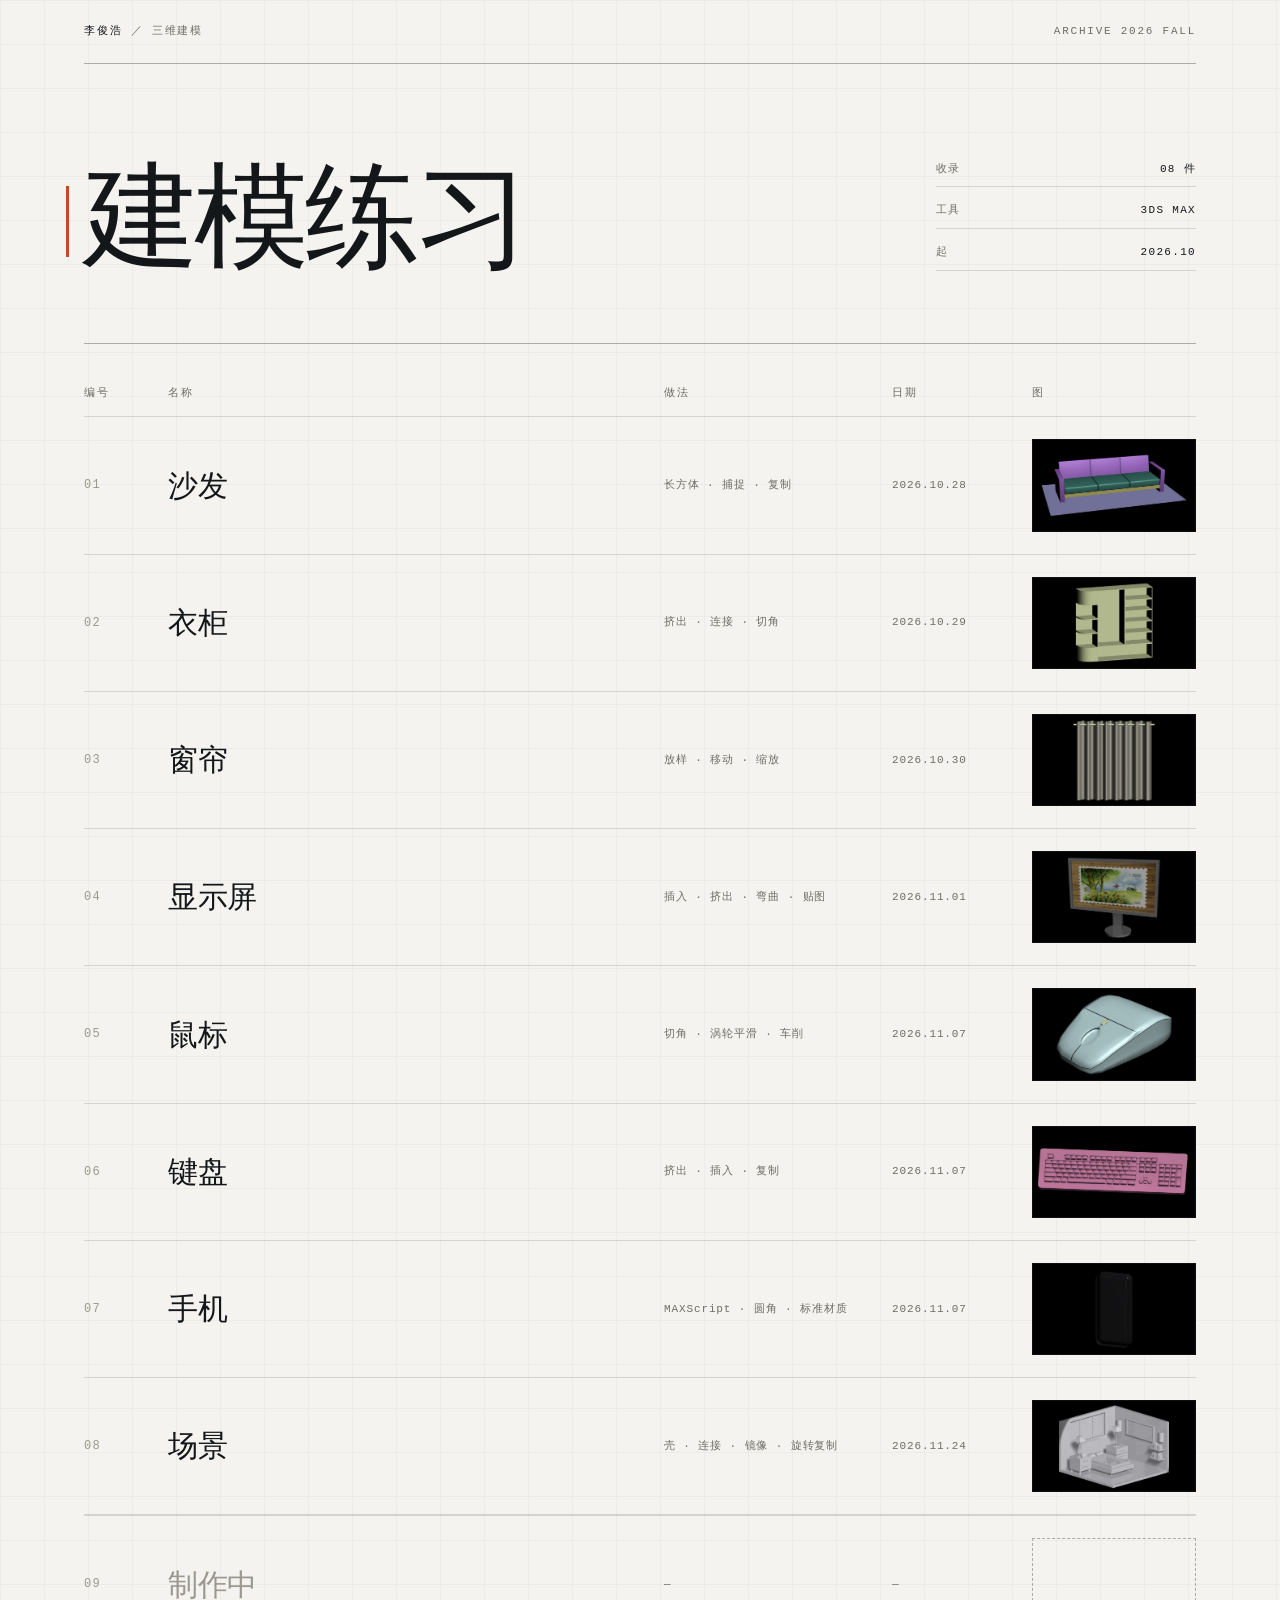
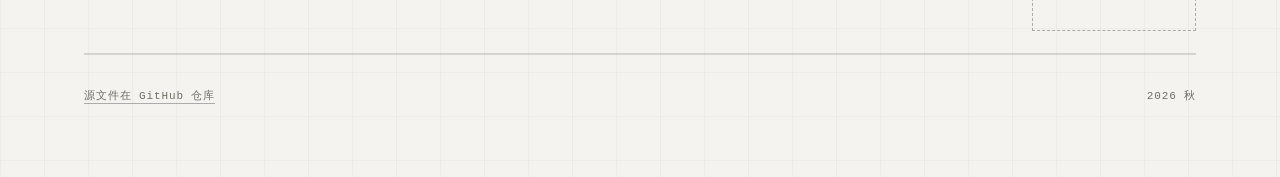
<file: index.html>
<!DOCTYPE html>
<html lang="zh-CN">
<head>
<meta charset="utf-8">
<meta name="viewport" content="width=device-width, initial-scale=1">
<title>三维建模作业 · 李俊浩</title>
<link rel="stylesheet" href="assets/css/style.css">
</head>
<body>
<div class="shell">

  <header class="masthead">
    <span><strong>李俊浩</strong> ／ 三维建模</span>
    <span>ARCHIVE 2026 FALL</span>
  </header>

  <section class="hero">
    <h1>建模练习</h1>
    <dl class="hero-spec">
      <div><dt>收录</dt><dd>08 件</dd></div>
      <div><dt>工具</dt><dd>3ds Max</dd></div>
      <div><dt>起</dt><dd>2026.10</dd></div>
    </dl>
  </section>

  <div class="index-head">
    <span>编号</span>
    <span>名称</span>
    <span>做法</span>
    <span>日期</span>
    <span>图</span>
  </div>

  <div class="idx-list">

    <a class="idx-row" href="works/01.html">
      <span class="idx-num">01</span>
      <span class="idx-name">沙发</span>
      <span class="idx-tool">长方体 · 捕捉 · 复制</span>
      <span class="idx-date">2026.10.28</span>
      <span class="idx-thumb"><img src="assets/img/work-01/p.jpg" alt="沙发 斜视图"></span>
    </a>

    <a class="idx-row" href="works/02.html">
      <span class="idx-num">02</span>
      <span class="idx-name">衣柜</span>
      <span class="idx-tool">挤出 · 连接 · 切角</span>
      <span class="idx-date">2026.10.29</span>
      <span class="idx-thumb"><img src="assets/img/work-02/p.jpg" alt="衣柜 斜视图"></span>
    </a>

    <a class="idx-row" href="works/03.html">
      <span class="idx-num">03</span>
      <span class="idx-name">窗帘</span>
      <span class="idx-tool">放样 · 移动 · 缩放</span>
      <span class="idx-date">2026.10.30</span>
      <span class="idx-thumb"><img src="assets/img/work-03/p.jpg" alt="窗帘 渲染图"></span>
    </a>

    <a class="idx-row" href="works/04.html">
      <span class="idx-num">04</span>
      <span class="idx-name">显示屏</span>
      <span class="idx-tool">插入 · 挤出 · 弯曲 · 贴图</span>
      <span class="idx-date">2026.11.01</span>
      <span class="idx-thumb"><img src="assets/img/work-04/p.jpg" alt="显示屏 斜视图"></span>
    </a>

    <a class="idx-row" href="works/05.html">
      <span class="idx-num">05</span>
      <span class="idx-name">鼠标</span>
      <span class="idx-tool">切角 · 涡轮平滑 · 车削</span>
      <span class="idx-date">2026.11.07</span>
      <span class="idx-thumb"><img src="assets/img/work-05/p.jpg" alt="鼠标 斜视图"></span>
    </a>

    <a class="idx-row" href="works/06.html">
      <span class="idx-num">06</span>
      <span class="idx-name">键盘</span>
      <span class="idx-tool">挤出 · 插入 · 复制</span>
      <span class="idx-date">2026.11.07</span>
      <span class="idx-thumb"><img src="assets/img/work-06/p.jpg" alt="键盘 斜视图"></span>
    </a>

    <a class="idx-row" href="works/07.html">
      <span class="idx-num">07</span>
      <span class="idx-name">手机</span>
      <span class="idx-tool">MAXScript · 圆角 · 标准材质</span>
      <span class="idx-date">2026.11.07</span>
      <span class="idx-thumb"><img src="assets/img/work-07/p.jpg" alt="手机 正面"></span>
    </a>

    <a class="idx-row" href="works/08.html">
      <span class="idx-num">08</span>
      <span class="idx-name">场景</span>
      <span class="idx-tool">壳 · 连接 · 镜像 · 旋转复制</span>
      <span class="idx-date">2026.11.24</span>
      <span class="idx-thumb"><img src="assets/img/work-08/p.jpg" alt="卧室场景 渲染图"></span>
    </a>

    <div class="idx-row is-empty">
      <span class="idx-num">09</span>
      <span class="idx-name">制作中</span>
      <span class="idx-tool">—</span>
      <span class="idx-date">—</span>
      <span class="idx-thumb"></span>
    </div>

  </div>

  <footer class="foot">
    <p><a href="https://github.com/hbbdd4zcs6-ux/3dmax-portfolio" target="_blank" rel="noopener">源文件在 GitHub 仓库</a></p>
    <p>2026 秋</p>
  </footer>

</div>
</body>
</html>
</file>
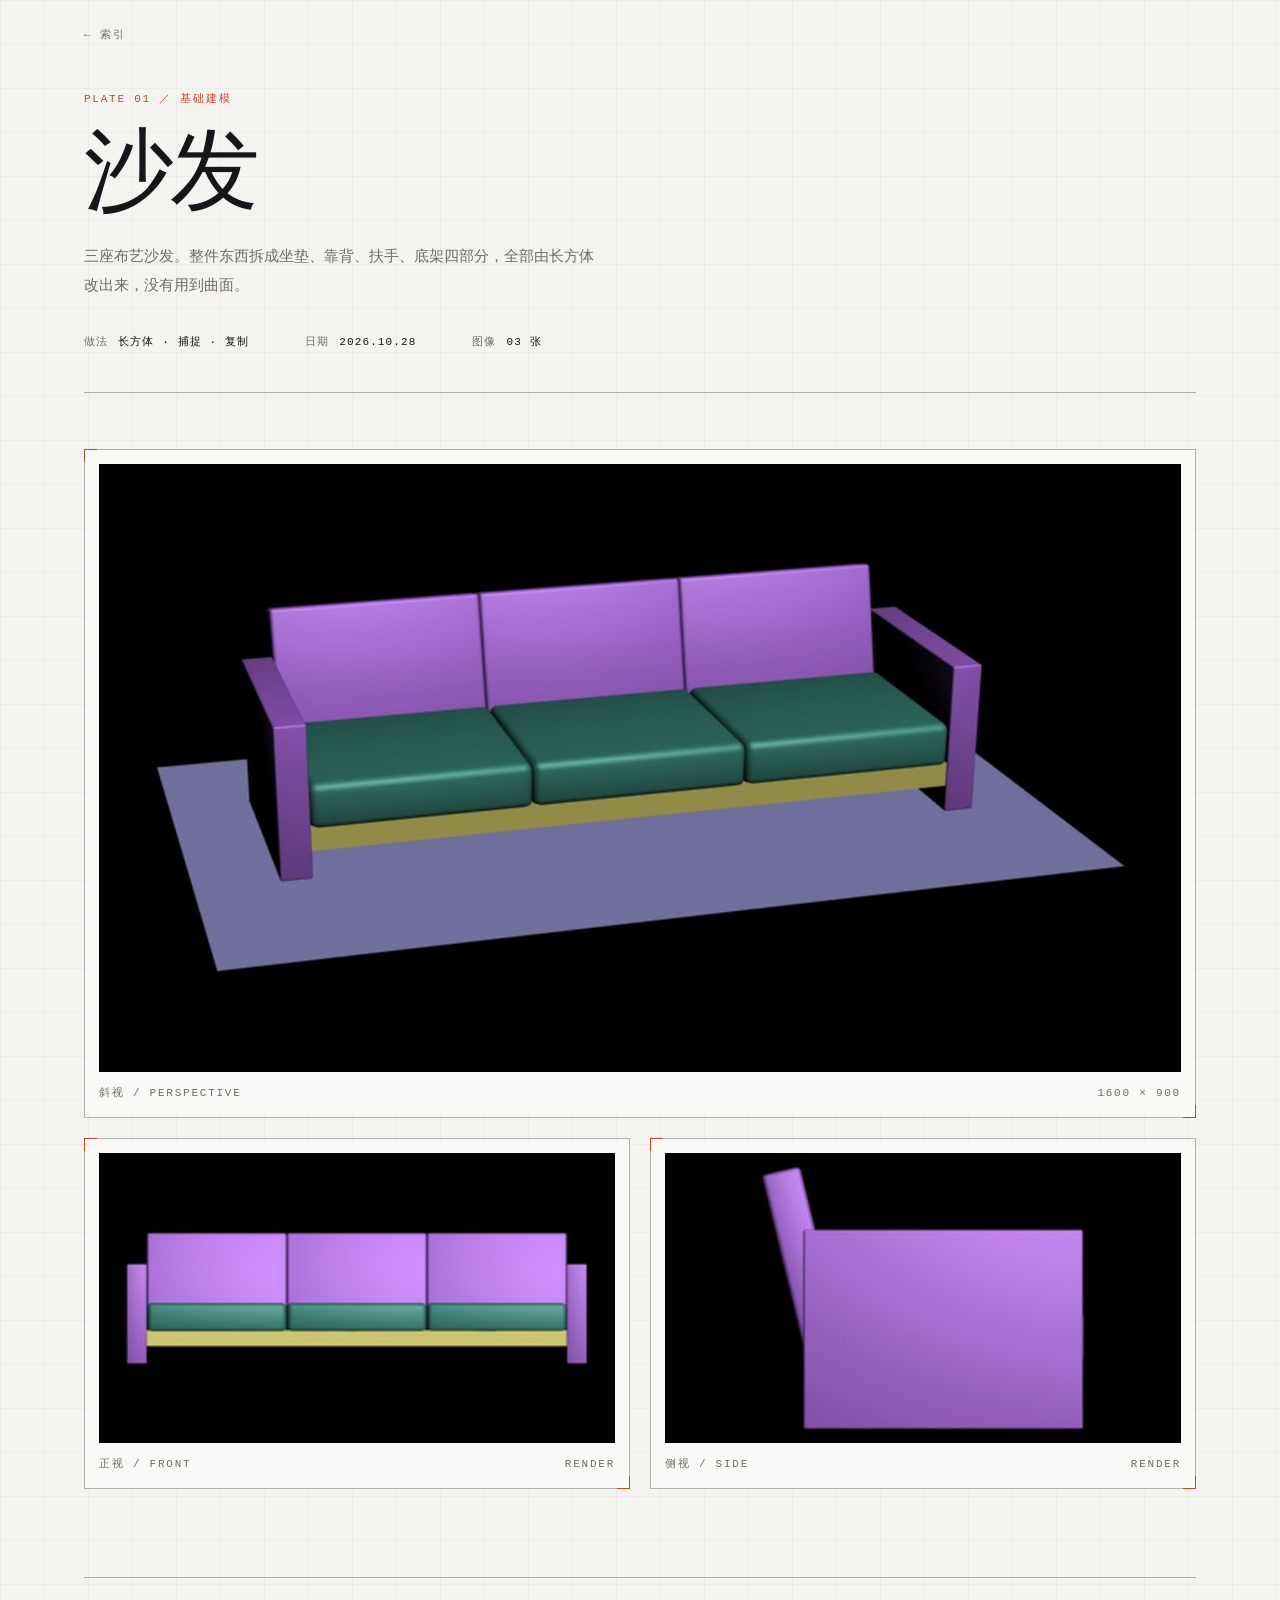
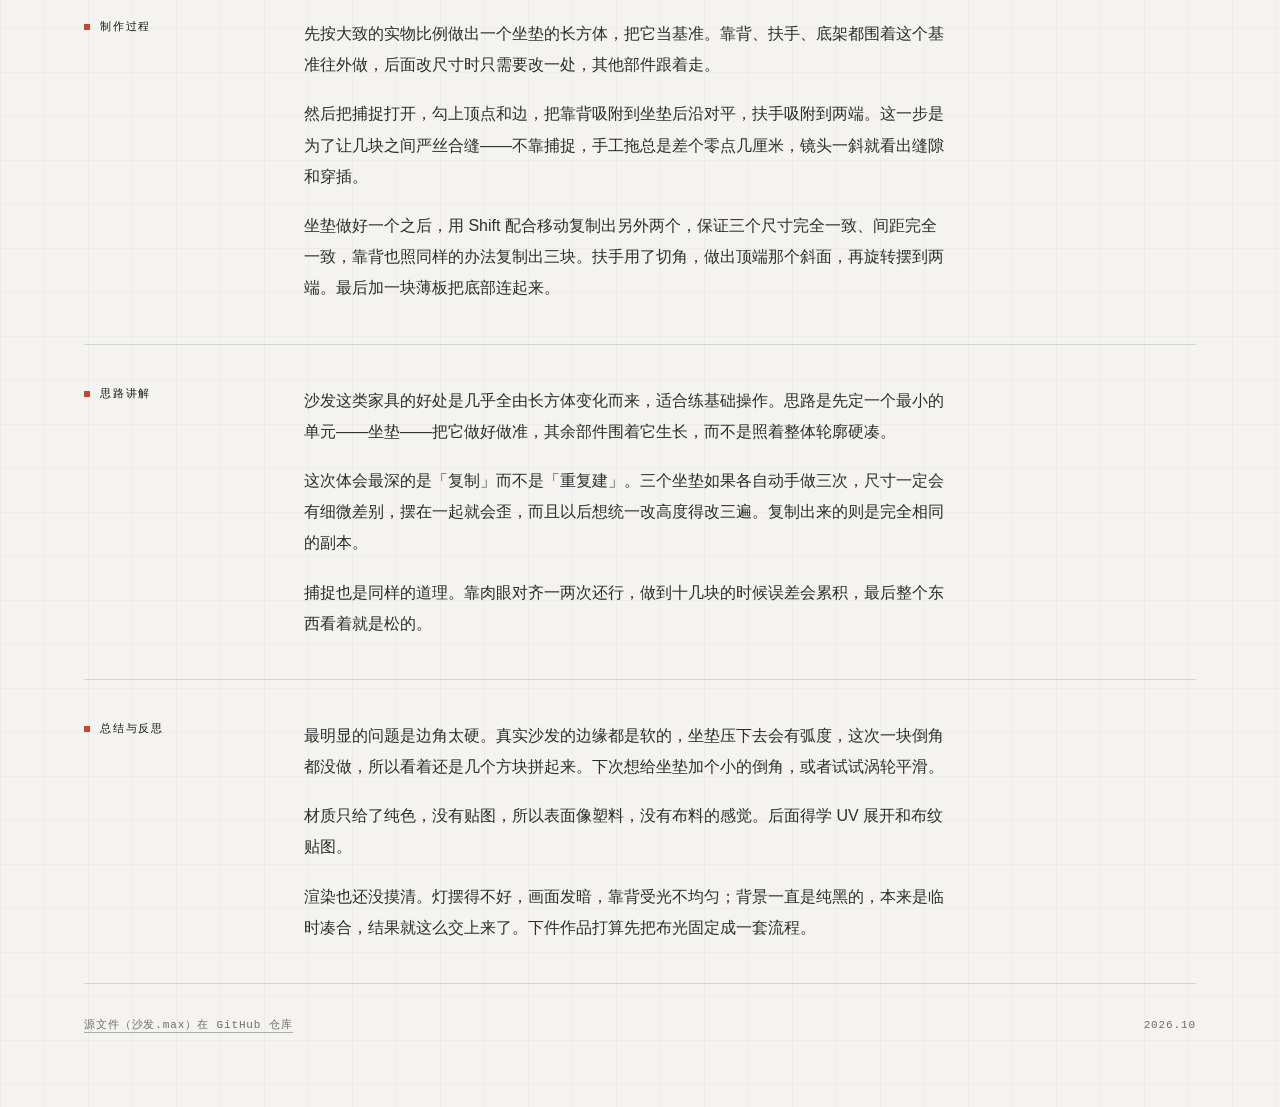
<file: works/01.html>
<!DOCTYPE html>
<html lang="zh-CN">
<head>
<meta charset="utf-8">
<meta name="viewport" content="width=device-width, initial-scale=1">
<title>01 沙发 · 三维建模作业</title>
<link rel="stylesheet" href="../assets/css/style.css">
</head>
<body>

<div class="shell">

  <a class="back" href="../index.html">← 索引</a>

  <header class="work-head">
    <p class="eyebrow">PLATE 01 ／ 基础建模</p>
    <h1>沙发</h1>
    <p class="work-lede">三座布艺沙发。整件东西拆成坐垫、靠背、扶手、底架四部分，全部由长方体改出来，没有用到曲面。</p>
    <dl class="work-spec">
      <div><dt>做法</dt><dd>长方体 · 捕捉 · 复制</dd></div>
      <div><dt>日期</dt><dd>2026.10.28</dd></div>
      <div><dt>图像</dt><dd>03 张</dd></div>
    </dl>
  </header>

  <div class="work-figs">

    <figure class="plate">
      <div class="frame">
        <img src="../assets/img/work-01/p.jpg" alt="沙发 斜视图">
      </div>
      <figcaption><span>斜视 / Perspective</span><span>1600 × 900</span></figcaption>
    </figure>

    <div class="figure-row">
      <figure class="plate">
        <div class="frame">
          <img src="../assets/img/work-01/f.jpg" alt="沙发 正视图">
        </div>
        <figcaption><span>正视 / Front</span><span>RENDER</span></figcaption>
      </figure>
      <figure class="plate">
        <div class="frame">
          <img src="../assets/img/work-01/l.jpg" alt="沙发 左视图">
        </div>
        <figcaption><span>侧视 / Side</span><span>RENDER</span></figcaption>
      </figure>
    </div>

  </div>

</div>

<main class="shell">
  <div class="notes">

    <section class="note">
      <h2>制作过程</h2>
      <div class="note-body">
        <p>先按大致的实物比例做出一个坐垫的长方体，把它当基准。靠背、扶手、底架都围着这个基准往外做，后面改尺寸时只需要改一处，其他部件跟着走。</p>
        <p>然后把捕捉打开，勾上顶点和边，把靠背吸附到坐垫后沿对平，扶手吸附到两端。这一步是为了让几块之间严丝合缝——不靠捕捉，手工拖总是差个零点几厘米，镜头一斜就看出缝隙和穿插。</p>
        <p>坐垫做好一个之后，用 Shift 配合移动复制出另外两个，保证三个尺寸完全一致、间距完全一致，靠背也照同样的办法复制出三块。扶手用了切角，做出顶端那个斜面，再旋转摆到两端。最后加一块薄板把底部连起来。</p>
      </div>
    </section>

    <section class="note">
      <h2>思路讲解</h2>
      <div class="note-body">
        <p>沙发这类家具的好处是几乎全由长方体变化而来，适合练基础操作。思路是先定一个最小的单元——坐垫——把它做好做准，其余部件围着它生长，而不是照着整体轮廓硬凑。</p>
        <p>这次体会最深的是「复制」而不是「重复建」。三个坐垫如果各自动手做三次，尺寸一定会有细微差别，摆在一起就会歪，而且以后想统一改高度得改三遍。复制出来的则是完全相同的副本。</p>
        <p>捕捉也是同样的道理。靠肉眼对齐一两次还行，做到十几块的时候误差会累积，最后整个东西看着就是松的。</p>
      </div>
    </section>

    <section class="note">
      <h2>总结与反思</h2>
      <div class="note-body">
        <p>最明显的问题是边角太硬。真实沙发的边缘都是软的，坐垫压下去会有弧度，这次一块倒角都没做，所以看着还是几个方块拼起来。下次想给坐垫加个小的倒角，或者试试涡轮平滑。</p>
        <p>材质只给了纯色，没有贴图，所以表面像塑料，没有布料的感觉。后面得学 UV 展开和布纹贴图。</p>
        <p>渲染也还没摸清。灯摆得不好，画面发暗，靠背受光不均匀；背景一直是纯黑的，本来是临时凑合，结果就这么交上来了。下件作品打算先把布光固定成一套流程。</p>
      </div>
    </section>

  </div>

  <footer class="foot">
    <p><a href="https://github.com/hbbdd4zcs6-ux/3dmax-portfolio" target="_blank" rel="noopener">源文件（沙发.max）在 GitHub 仓库</a></p>
    <p>2026.10</p>
  </footer>
</main>

</body>
</html>
</file>
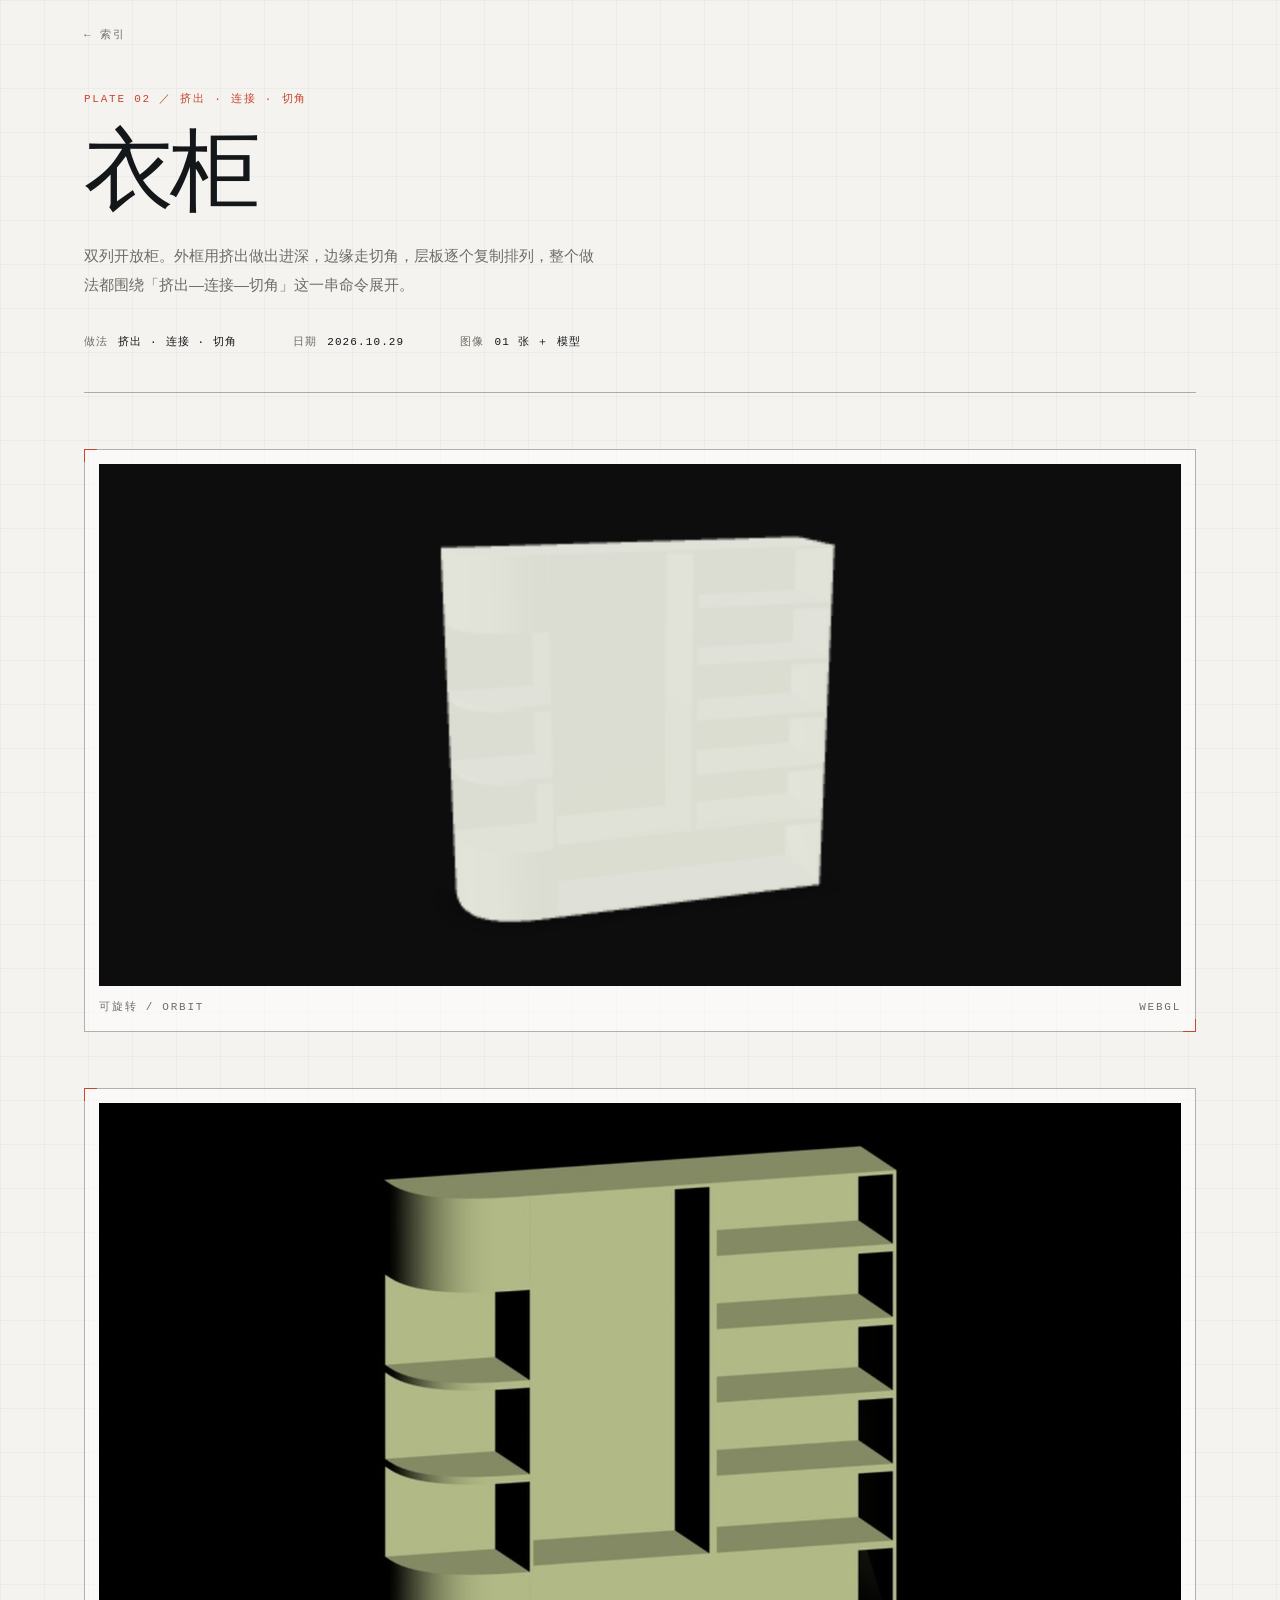
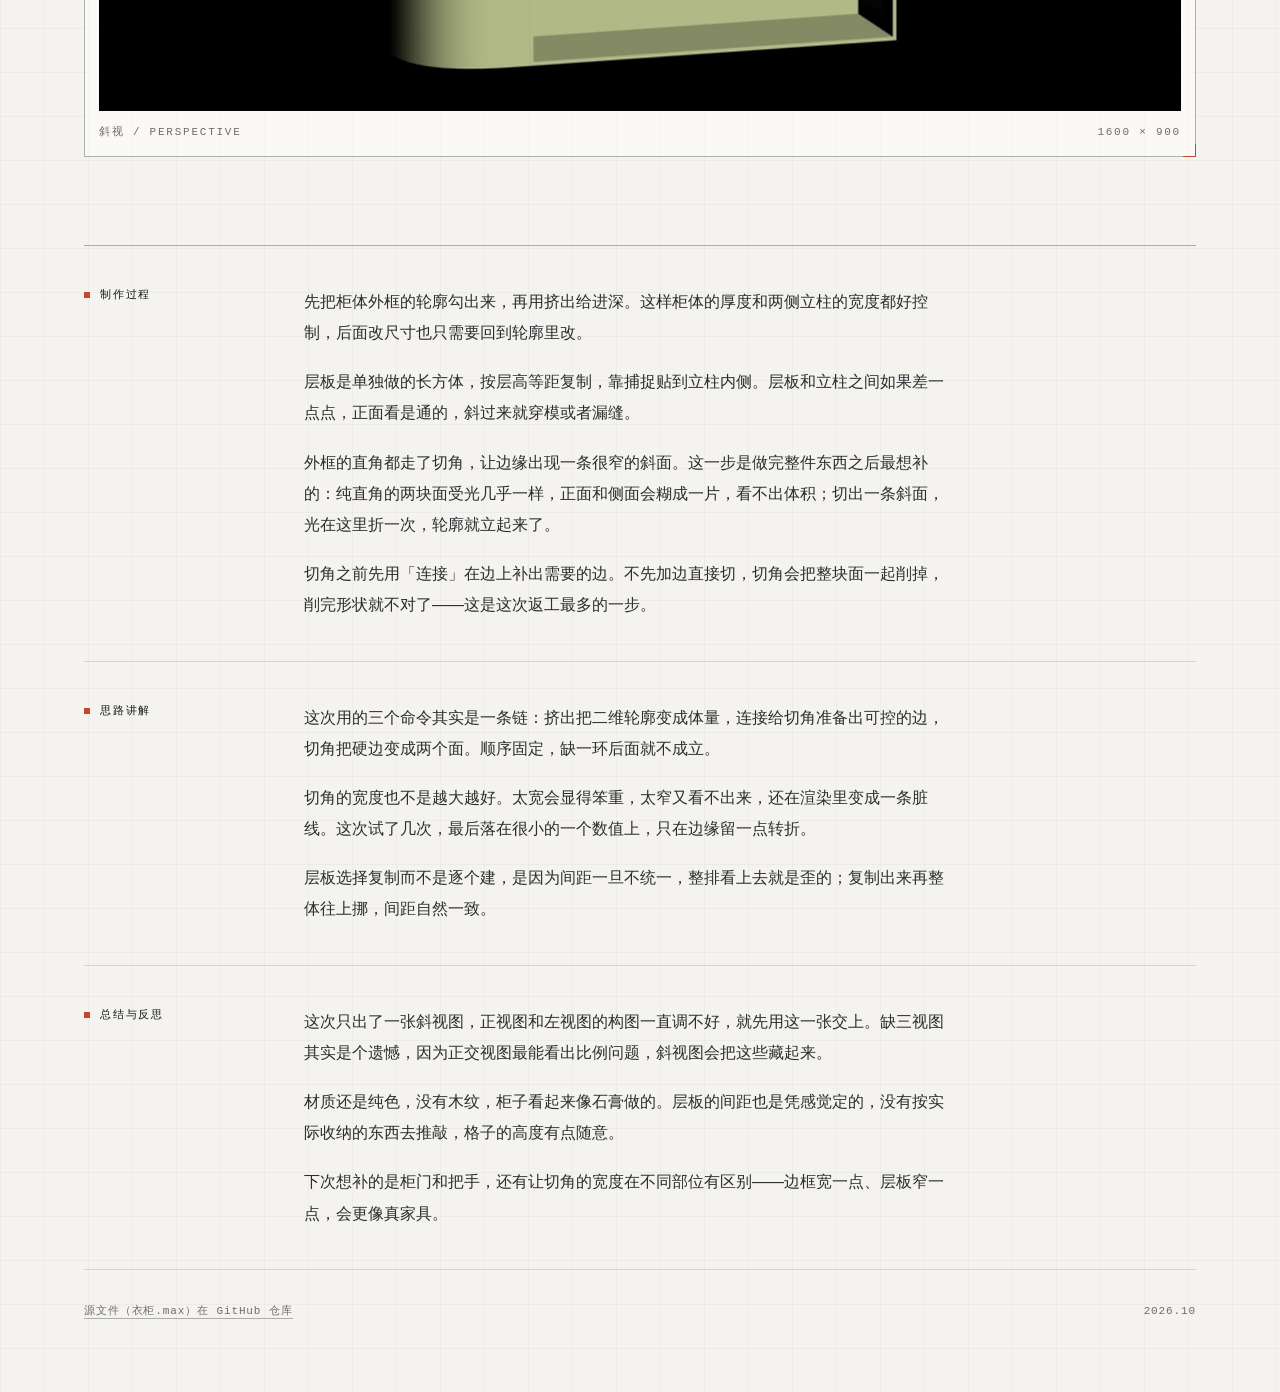
<file: works/02.html>
<!DOCTYPE html>
<html lang="zh-CN">
<head>
<meta charset="utf-8">
<meta name="viewport" content="width=device-width, initial-scale=1">
<title>02 衣柜 · 三维建模作业</title>
<link rel="stylesheet" href="../assets/css/style.css">
<script type="module" src="../assets/vendor/model-viewer.min.js"></script>
</head>
<body>

<div class="shell">

  <a class="back" href="../index.html">← 索引</a>

  <header class="work-head">
    <p class="eyebrow">PLATE 02 ／ 挤出 · 连接 · 切角</p>
    <h1>衣柜</h1>
    <p class="work-lede">双列开放柜。外框用挤出做出进深，边缘走切角，层板逐个复制排列，整个做法都围绕「挤出—连接—切角」这一串命令展开。</p>
    <dl class="work-spec">
      <div><dt>做法</dt><dd>挤出 · 连接 · 切角</dd></div>
      <div><dt>日期</dt><dd>2026.10.29</dd></div>
      <div><dt>图像</dt><dd>01 张 ＋ 模型</dd></div>
    </dl>
  </header>

  <div class="work-figs">

    <figure class="plate">
      <div class="frame">
        <model-viewer src="../assets/models/work-02.glb"
                      alt="衣柜 3D 模型"
                      camera-controls
                      auto-rotate
                      auto-rotate-delay="1200"
                      shadow-intensity="0.9"
                      exposure="1"
                      environment-image="neutral"
                      field-of-view="26deg"
                      camera-orbit="auto auto 98%">
        </model-viewer>
        <div class="viewer-fallback" id="viewer-fallback">3D 模型暂不可用</div>
      </div>
      <figcaption><span>可旋转 / Orbit</span><span>WEBGL</span></figcaption>
    </figure>

    <figure class="plate">
      <div class="frame">
        <img src="../assets/img/work-02/p.jpg" alt="衣柜 斜视图">
      </div>
      <figcaption><span>斜视 / Perspective</span><span>1600 × 900</span></figcaption>
    </figure>

  </div>

</div>

<main class="shell">
  <div class="notes">

    <section class="note">
      <h2>制作过程</h2>
      <div class="note-body">
        <p>先把柜体外框的轮廓勾出来，再用挤出给进深。这样柜体的厚度和两侧立柱的宽度都好控制，后面改尺寸也只需要回到轮廓里改。</p>
        <p>层板是单独做的长方体，按层高等距复制，靠捕捉贴到立柱内侧。层板和立柱之间如果差一点点，正面看是通的，斜过来就穿模或者漏缝。</p>
        <p>外框的直角都走了切角，让边缘出现一条很窄的斜面。这一步是做完整件东西之后最想补的：纯直角的两块面受光几乎一样，正面和侧面会糊成一片，看不出体积；切出一条斜面，光在这里折一次，轮廓就立起来了。</p>
        <p>切角之前先用「连接」在边上补出需要的边。不先加边直接切，切角会把整块面一起削掉，削完形状就不对了——这是这次返工最多的一步。</p>
      </div>
    </section>

    <section class="note">
      <h2>思路讲解</h2>
      <div class="note-body">
        <p>这次用的三个命令其实是一条链：挤出把二维轮廓变成体量，连接给切角准备出可控的边，切角把硬边变成两个面。顺序固定，缺一环后面就不成立。</p>
        <p>切角的宽度也不是越大越好。太宽会显得笨重，太窄又看不出来，还在渲染里变成一条脏线。这次试了几次，最后落在很小的一个数值上，只在边缘留一点转折。</p>
        <p>层板选择复制而不是逐个建，是因为间距一旦不统一，整排看上去就是歪的；复制出来再整体往上挪，间距自然一致。</p>
      </div>
    </section>

    <section class="note">
      <h2>总结与反思</h2>
      <div class="note-body">
        <p>这次只出了一张斜视图，正视图和左视图的构图一直调不好，就先用这一张交上。缺三视图其实是个遗憾，因为正交视图最能看出比例问题，斜视图会把这些藏起来。</p>
        <p>材质还是纯色，没有木纹，柜子看起来像石膏做的。层板的间距也是凭感觉定的，没有按实际收纳的东西去推敲，格子的高度有点随意。</p>
        <p>下次想补的是柜门和把手，还有让切角的宽度在不同部位有区别——边框宽一点、层板窄一点，会更像真家具。</p>
      </div>
    </section>

  </div>

  <footer class="foot">
    <p><a href="https://github.com/hbbdd4zcs6-ux/3dmax-portfolio" target="_blank" rel="noopener">源文件（衣柜.max）在 GitHub 仓库</a></p>
    <p>2026.10</p>
  </footer>
</main>

<script>
(function () {
  var mv = document.querySelector('model-viewer');
  var fb = document.getElementById('viewer-fallback');
  if (!mv) return;
  function fail(msg) {
    mv.style.display = 'none';
    fb.textContent = msg;
    fb.style.display = 'flex';
  }
  mv.addEventListener('error', function () { fail('模型文件加载失败'); });
  setTimeout(function () {
    if (!window.customElements || !customElements.get('model-viewer')) fail('3D 组件未加载');
  }, 6000);
})();
</script>

</body>
</html>
</file>
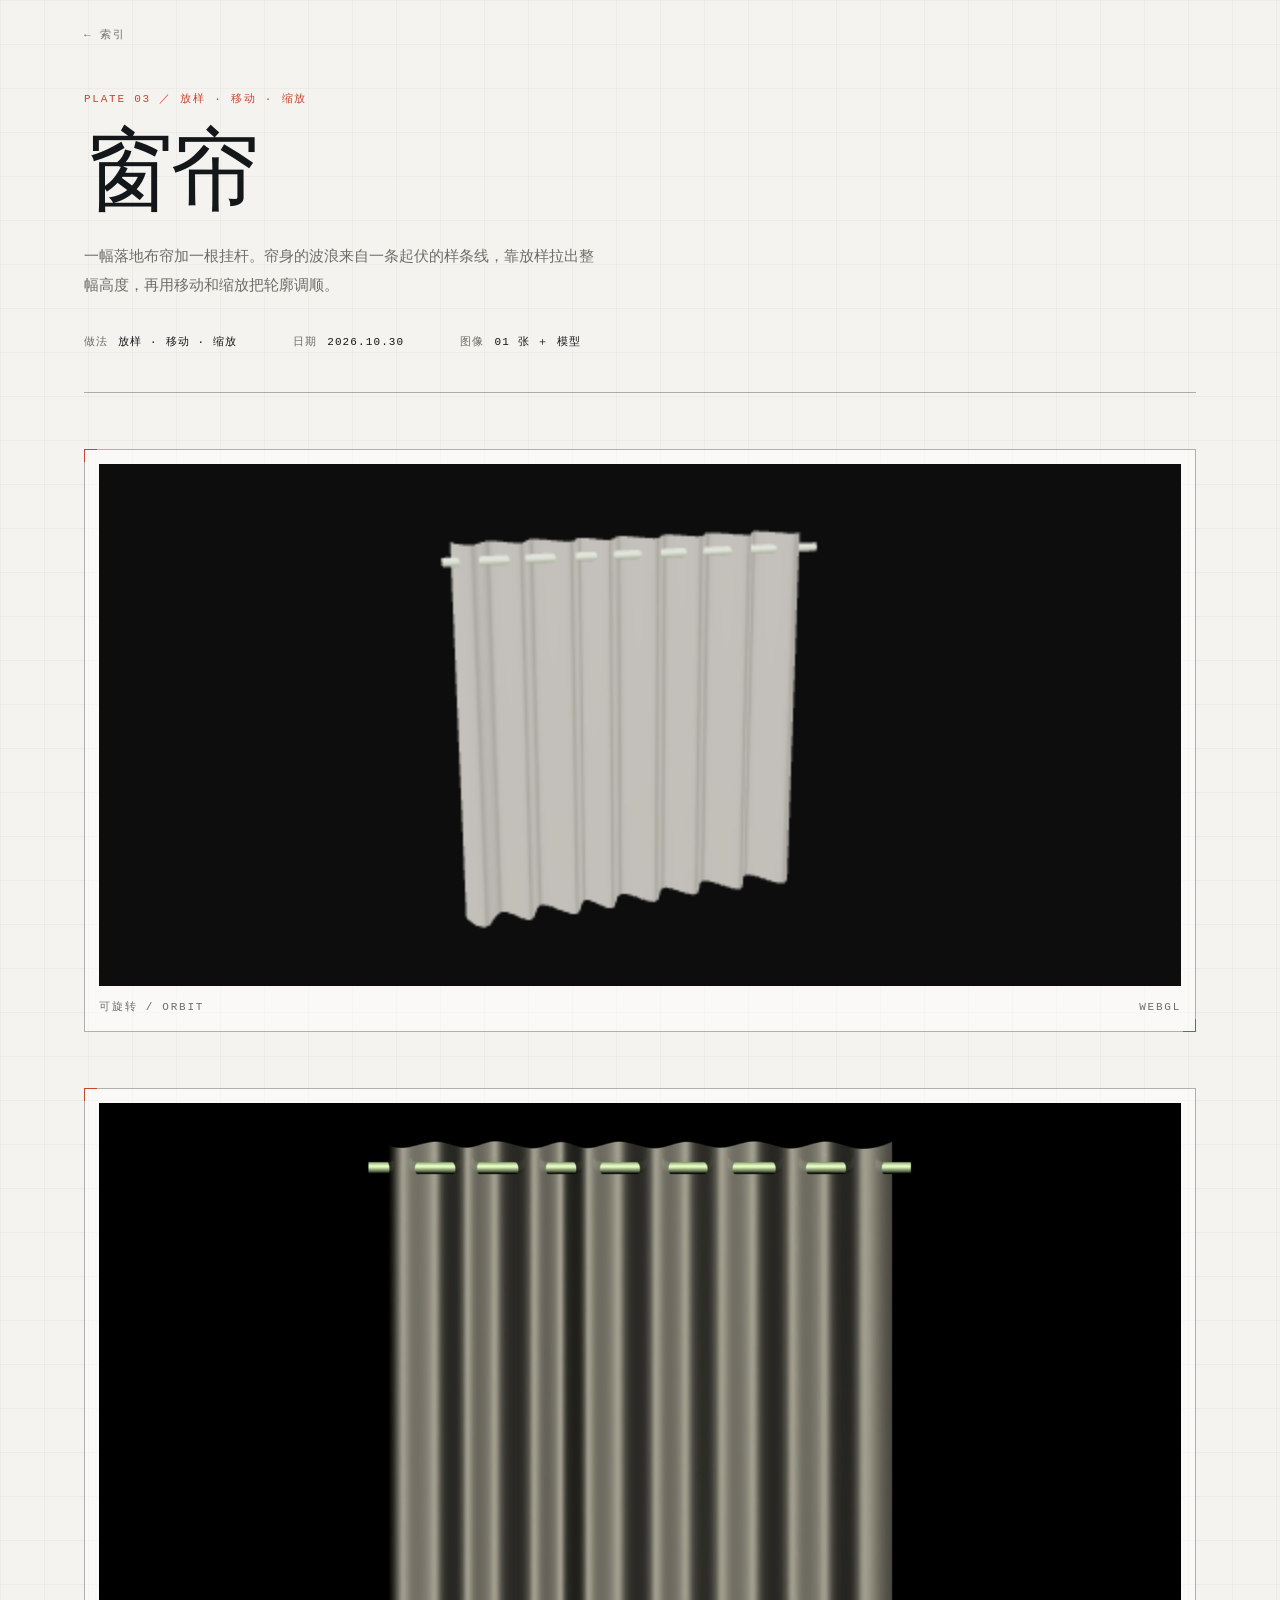
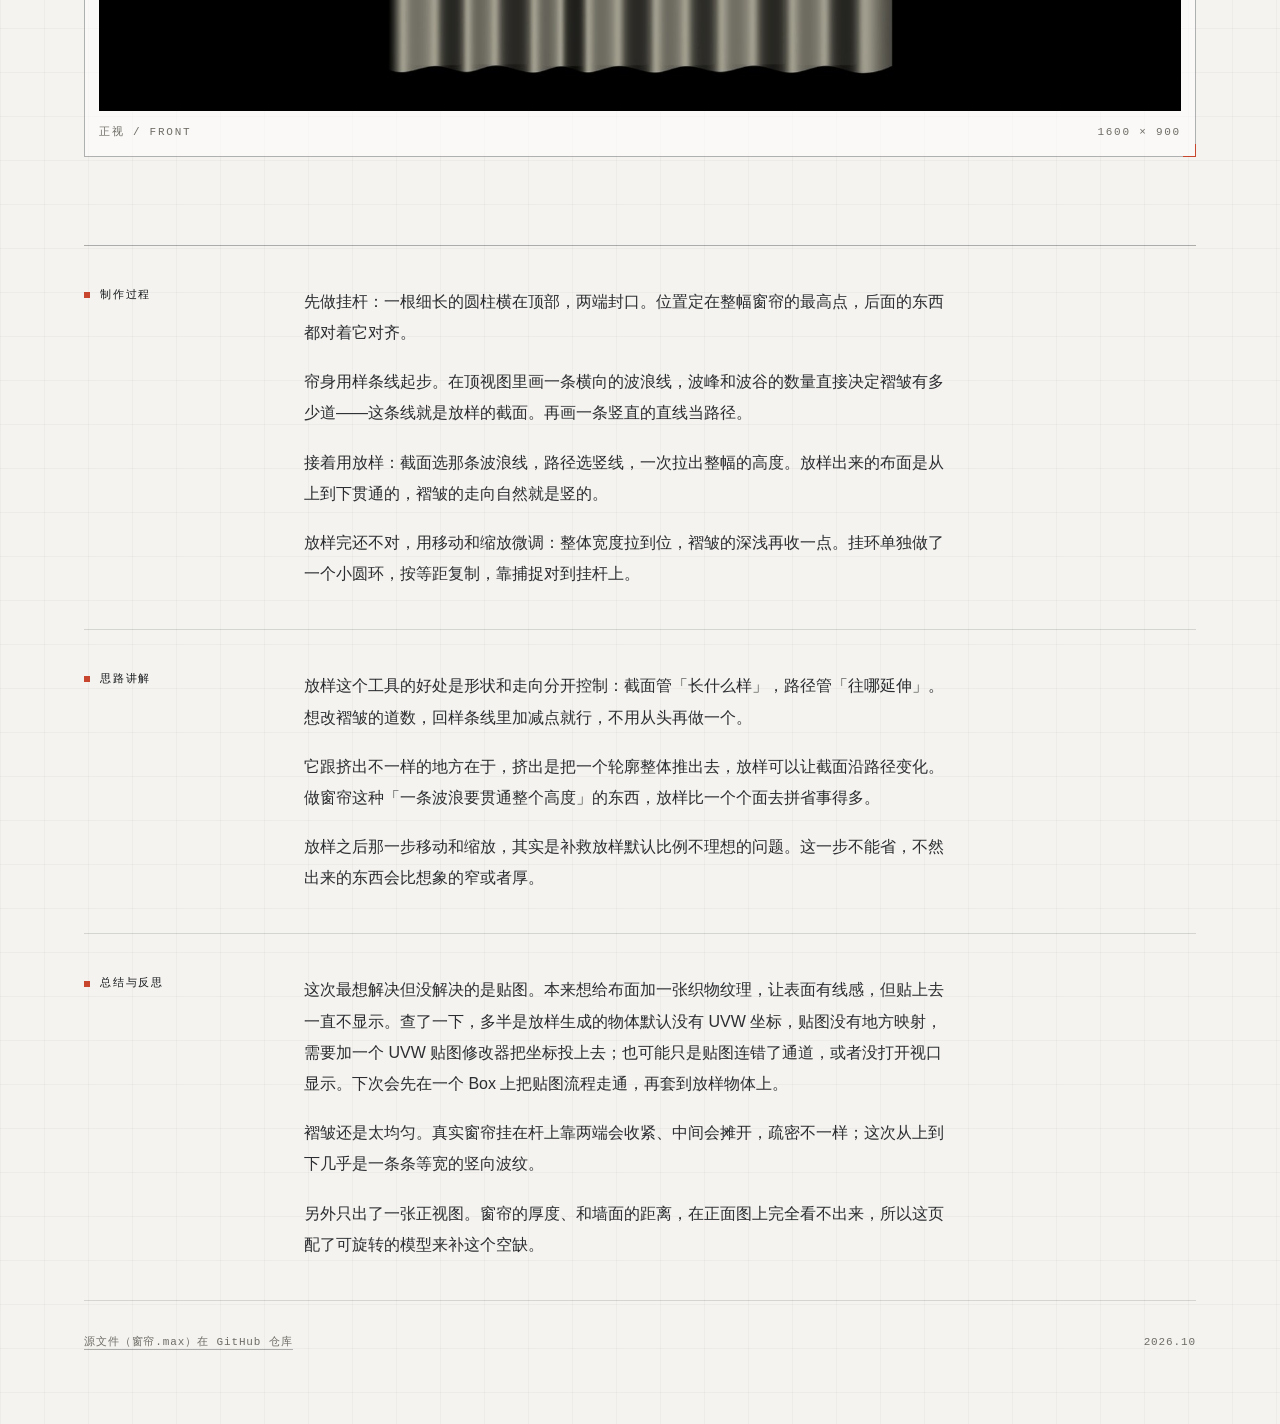
<file: works/03.html>
<!DOCTYPE html>
<html lang="zh-CN">
<head>
<meta charset="utf-8">
<meta name="viewport" content="width=device-width, initial-scale=1">
<title>03 窗帘 · 三维建模作业</title>
<link rel="stylesheet" href="../assets/css/style.css">
<script type="module" src="../assets/vendor/model-viewer.min.js"></script>
</head>
<body>

<div class="shell">

  <a class="back" href="../index.html">← 索引</a>

  <header class="work-head">
    <p class="eyebrow">PLATE 03 ／ 放样 · 移动 · 缩放</p>
    <h1>窗帘</h1>
    <p class="work-lede">一幅落地布帘加一根挂杆。帘身的波浪来自一条起伏的样条线，靠放样拉出整幅高度，再用移动和缩放把轮廓调顺。</p>
    <dl class="work-spec">
      <div><dt>做法</dt><dd>放样 · 移动 · 缩放</dd></div>
      <div><dt>日期</dt><dd>2026.10.30</dd></div>
      <div><dt>图像</dt><dd>01 张 ＋ 模型</dd></div>
    </dl>
  </header>

  <div class="work-figs">

    <figure class="plate">
      <div class="frame">
        <model-viewer src="../assets/models/work-03.glb"
                      alt="窗帘 3D 模型"
                      camera-controls
                      auto-rotate
                      auto-rotate-delay="1200"
                      shadow-intensity="0.9"
                      exposure="1"
                      environment-image="neutral"
                      field-of-view="26deg"
                      camera-orbit="auto auto 98%">
        </model-viewer>
        <div class="viewer-fallback" id="viewer-fallback">3D 模型暂不可用</div>
      </div>
      <figcaption><span>可旋转 / Orbit</span><span>WEBGL</span></figcaption>
    </figure>

    <figure class="plate">
      <div class="frame">
        <img src="../assets/img/work-03/p.jpg" alt="窗帘 渲染图">
      </div>
      <figcaption><span>正视 / Front</span><span>1600 × 900</span></figcaption>
    </figure>

  </div>

</div>

<main class="shell">
  <div class="notes">

    <section class="note">
      <h2>制作过程</h2>
      <div class="note-body">
        <p>先做挂杆：一根细长的圆柱横在顶部，两端封口。位置定在整幅窗帘的最高点，后面的东西都对着它对齐。</p>
        <p>帘身用样条线起步。在顶视图里画一条横向的波浪线，波峰和波谷的数量直接决定褶皱有多少道——这条线就是放样的截面。再画一条竖直的直线当路径。</p>
        <p>接着用放样：截面选那条波浪线，路径选竖线，一次拉出整幅的高度。放样出来的布面是从上到下贯通的，褶皱的走向自然就是竖的。</p>
        <p>放样完还不对，用移动和缩放微调：整体宽度拉到位，褶皱的深浅再收一点。挂环单独做了一个小圆环，按等距复制，靠捕捉对到挂杆上。</p>
      </div>
    </section>

    <section class="note">
      <h2>思路讲解</h2>
      <div class="note-body">
        <p>放样这个工具的好处是形状和走向分开控制：截面管「长什么样」，路径管「往哪延伸」。想改褶皱的道数，回样条线里加减点就行，不用从头再做一个。</p>
        <p>它跟挤出不一样的地方在于，挤出是把一个轮廓整体推出去，放样可以让截面沿路径变化。做窗帘这种「一条波浪要贯通整个高度」的东西，放样比一个个面去拼省事得多。</p>
        <p>放样之后那一步移动和缩放，其实是补救放样默认比例不理想的问题。这一步不能省，不然出来的东西会比想象的窄或者厚。</p>
      </div>
    </section>

    <section class="note">
      <h2>总结与反思</h2>
      <div class="note-body">
        <p>这次最想解决但没解决的是贴图。本来想给布面加一张织物纹理，让表面有线感，但贴上去一直不显示。查了一下，多半是放样生成的物体默认没有 UVW 坐标，贴图没有地方映射，需要加一个 UVW 贴图修改器把坐标投上去；也可能只是贴图连错了通道，或者没打开视口显示。下次会先在一个 Box 上把贴图流程走通，再套到放样物体上。</p>
        <p>褶皱还是太均匀。真实窗帘挂在杆上靠两端会收紧、中间会摊开，疏密不一样；这次从上到下几乎是一条条等宽的竖向波纹。</p>
        <p>另外只出了一张正视图。窗帘的厚度、和墙面的距离，在正面图上完全看不出来，所以这页配了可旋转的模型来补这个空缺。</p>
      </div>
    </section>

  </div>

  <footer class="foot">
    <p><a href="https://github.com/hbbdd4zcs6-ux/3dmax-portfolio" target="_blank" rel="noopener">源文件（窗帘.max）在 GitHub 仓库</a></p>
    <p>2026.10</p>
  </footer>
</main>

<script>
(function () {
  var mv = document.querySelector('model-viewer');
  var fb = document.getElementById('viewer-fallback');
  if (!mv) return;
  function fail(msg) {
    mv.style.display = 'none';
    fb.textContent = msg;
    fb.style.display = 'flex';
  }
  mv.addEventListener('error', function () { fail('模型文件加载失败'); });
  setTimeout(function () {
    if (!window.customElements || !customElements.get('model-viewer')) fail('3D 组件未加载');
  }, 6000);
})();
</script>

</body>
</html>
</file>
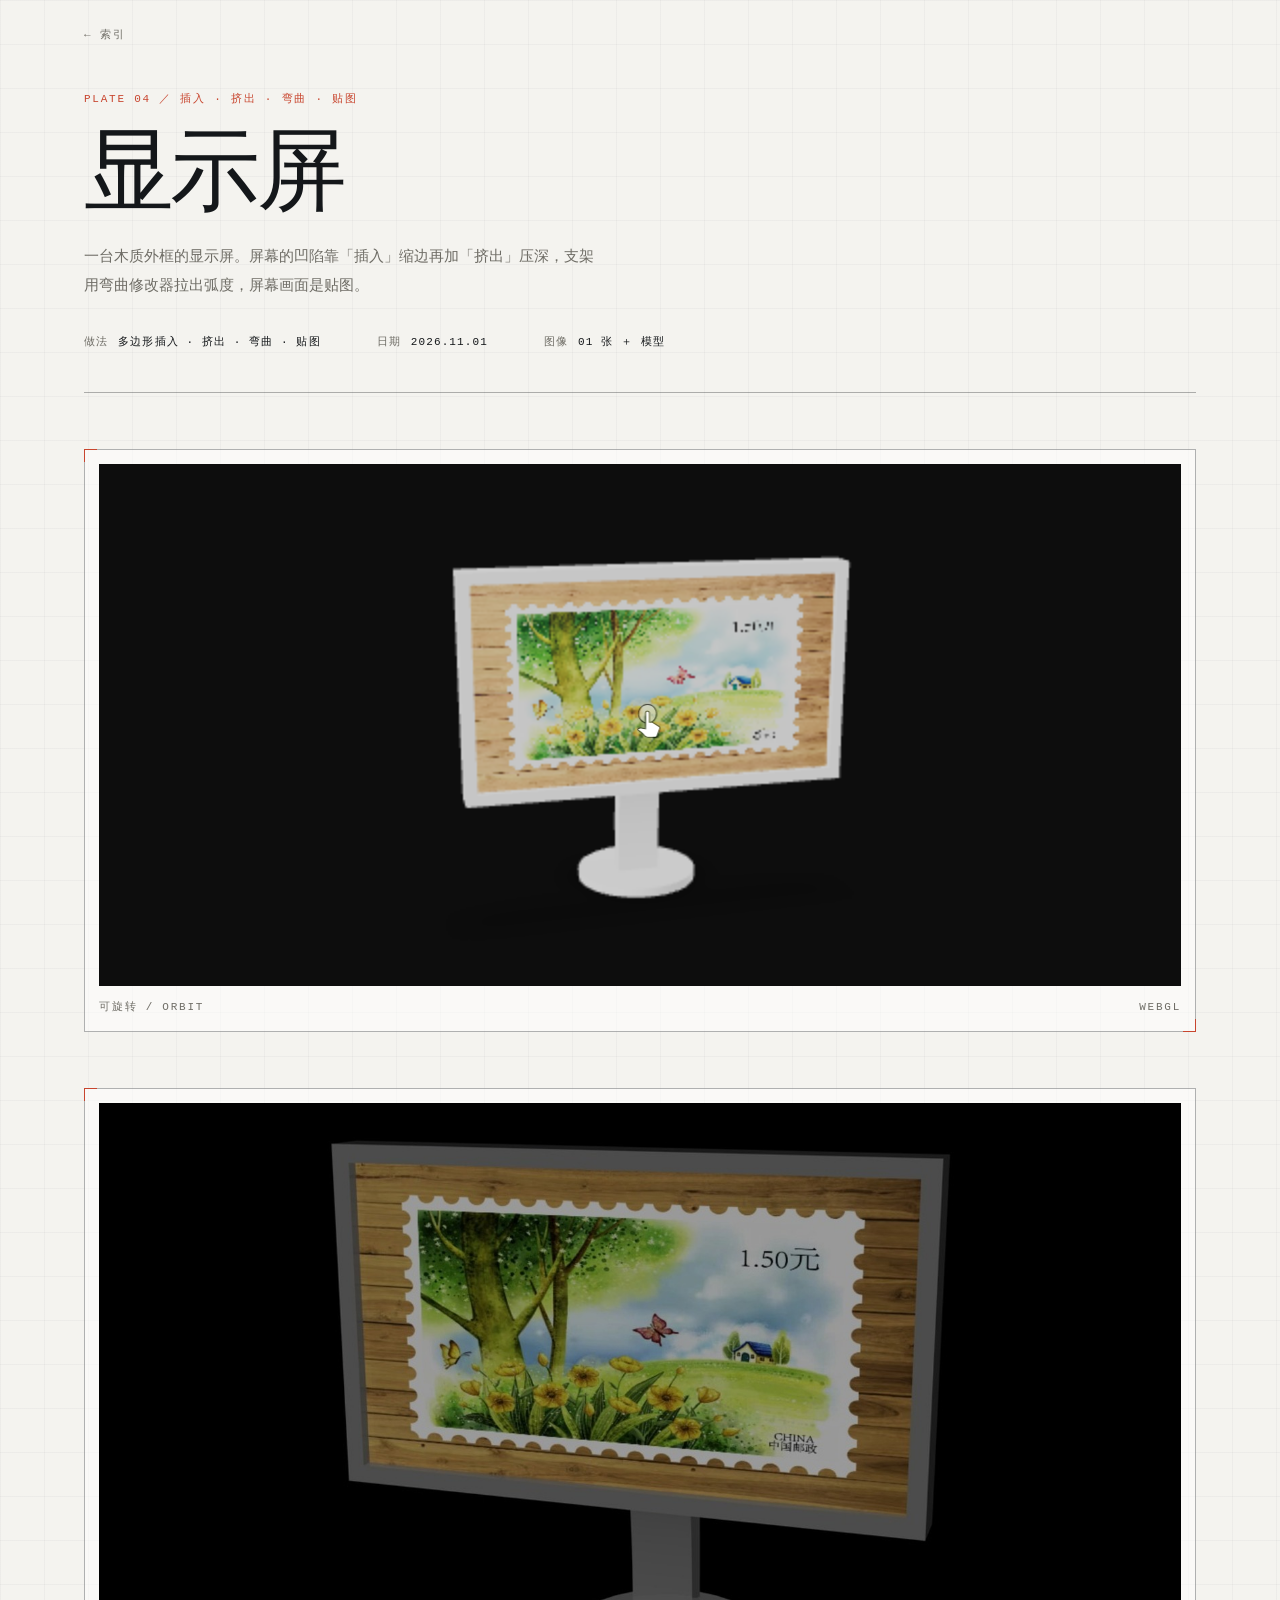
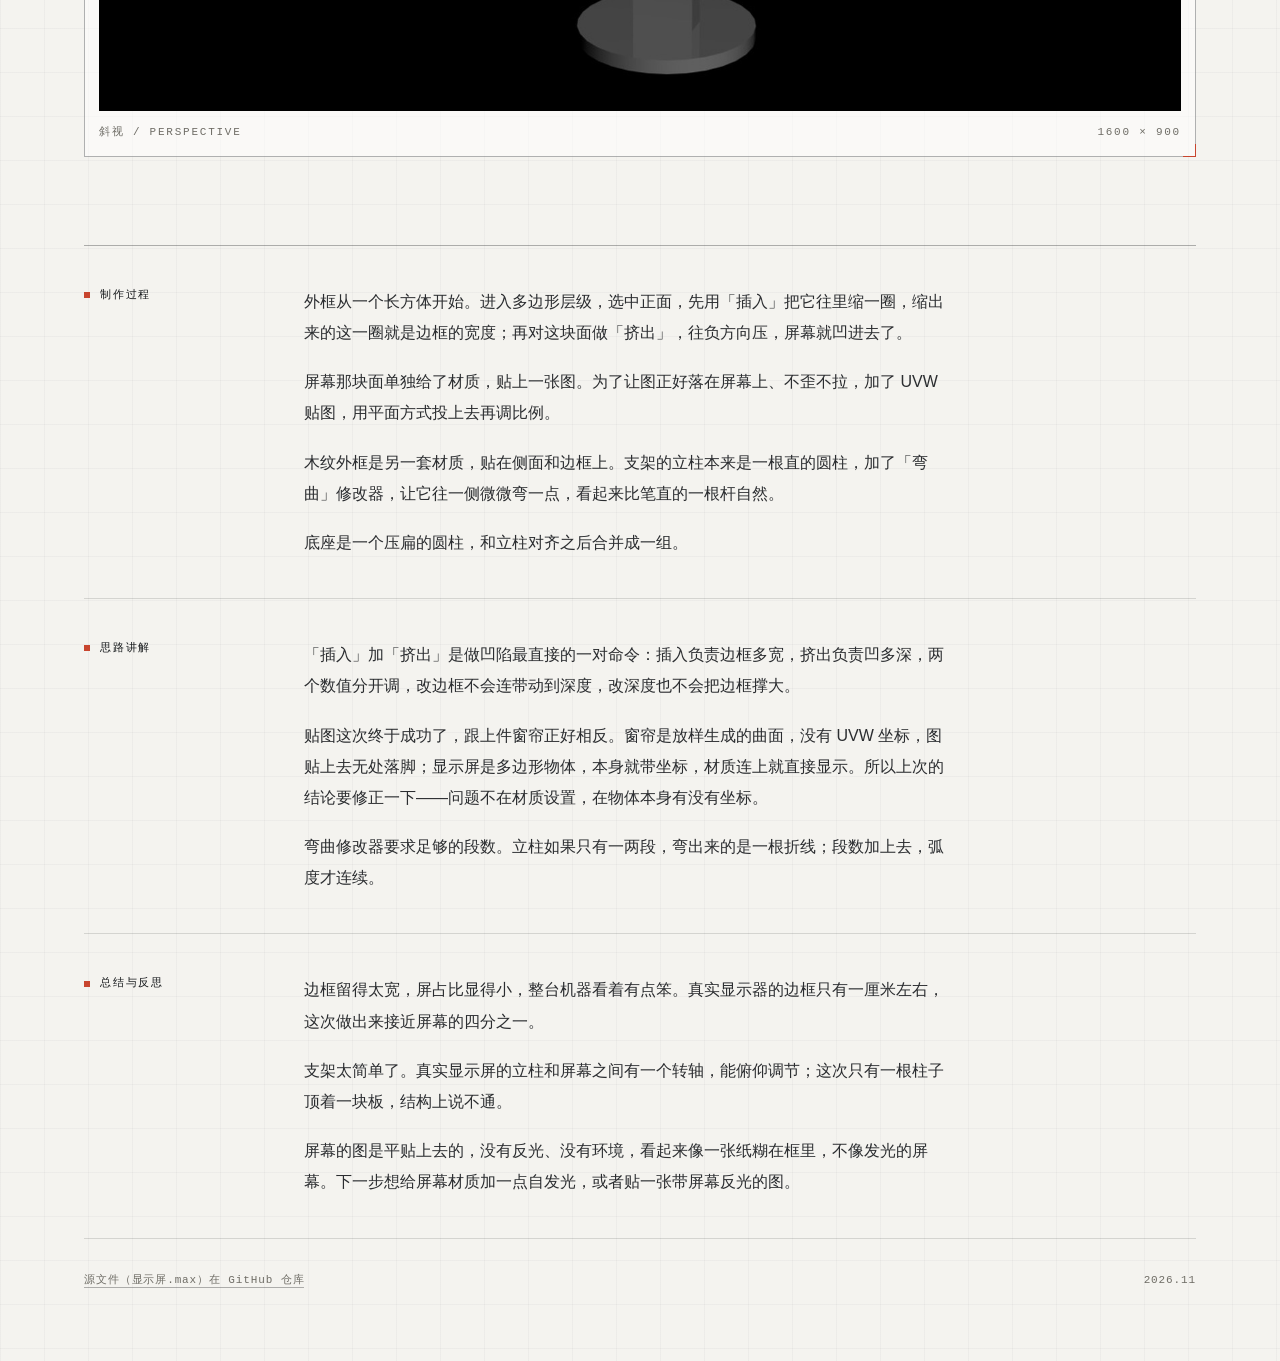
<file: works/04.html>
<!DOCTYPE html>
<html lang="zh-CN">
<head>
<meta charset="utf-8">
<meta name="viewport" content="width=device-width, initial-scale=1">
<title>04 显示屏 · 三维建模作业</title>
<link rel="stylesheet" href="../assets/css/style.css">
<script type="module" src="../assets/vendor/model-viewer.min.js"></script>
</head>
<body>

<div class="shell">

  <a class="back" href="../index.html">← 索引</a>

  <header class="work-head">
    <p class="eyebrow">PLATE 04 ／ 插入 · 挤出 · 弯曲 · 贴图</p>
    <h1>显示屏</h1>
    <p class="work-lede">一台木质外框的显示屏。屏幕的凹陷靠「插入」缩边再加「挤出」压深，支架用弯曲修改器拉出弧度，屏幕画面是贴图。</p>
    <dl class="work-spec">
      <div><dt>做法</dt><dd>多边形插入 · 挤出 · 弯曲 · 贴图</dd></div>
      <div><dt>日期</dt><dd>2026.11.01</dd></div>
      <div><dt>图像</dt><dd>01 张 ＋ 模型</dd></div>
    </dl>
  </header>

  <div class="work-figs">

    <figure class="plate">
      <div class="frame">
        <model-viewer src="../assets/models/work-04.glb"
                      alt="显示屏 3D 模型"
                      camera-controls
                      auto-rotate
                      auto-rotate-delay="1200"
                      shadow-intensity="0.9"
                      exposure="1"
                      environment-image="neutral"
                      field-of-view="26deg"
                      camera-orbit="auto auto 98%">
        </model-viewer>
        <div class="viewer-fallback" id="viewer-fallback">3D 模型暂不可用</div>
      </div>
      <figcaption><span>可旋转 / Orbit</span><span>WEBGL</span></figcaption>
    </figure>

    <figure class="plate">
      <div class="frame">
        <img src="../assets/img/work-04/p.jpg" alt="显示屏 斜视图">
      </div>
      <figcaption><span>斜视 / Perspective</span><span>1600 × 900</span></figcaption>
    </figure>

  </div>

</div>

<main class="shell">
  <div class="notes">

    <section class="note">
      <h2>制作过程</h2>
      <div class="note-body">
        <p>外框从一个长方体开始。进入多边形层级，选中正面，先用「插入」把它往里缩一圈，缩出来的这一圈就是边框的宽度；再对这块面做「挤出」，往负方向压，屏幕就凹进去了。</p>
        <p>屏幕那块面单独给了材质，贴上一张图。为了让图正好落在屏幕上、不歪不拉，加了 UVW 贴图，用平面方式投上去再调比例。</p>
        <p>木纹外框是另一套材质，贴在侧面和边框上。支架的立柱本来是一根直的圆柱，加了「弯曲」修改器，让它往一侧微微弯一点，看起来比笔直的一根杆自然。</p>
        <p>底座是一个压扁的圆柱，和立柱对齐之后合并成一组。</p>
      </div>
    </section>

    <section class="note">
      <h2>思路讲解</h2>
      <div class="note-body">
        <p>「插入」加「挤出」是做凹陷最直接的一对命令：插入负责边框多宽，挤出负责凹多深，两个数值分开调，改边框不会连带动到深度，改深度也不会把边框撑大。</p>
        <p>贴图这次终于成功了，跟上件窗帘正好相反。窗帘是放样生成的曲面，没有 UVW 坐标，图贴上去无处落脚；显示屏是多边形物体，本身就带坐标，材质连上就直接显示。所以上次的结论要修正一下——问题不在材质设置，在物体本身有没有坐标。</p>
        <p>弯曲修改器要求足够的段数。立柱如果只有一两段，弯出来的是一根折线；段数加上去，弧度才连续。</p>
      </div>
    </section>

    <section class="note">
      <h2>总结与反思</h2>
      <div class="note-body">
        <p>边框留得太宽，屏占比显得小，整台机器看着有点笨。真实显示器的边框只有一厘米左右，这次做出来接近屏幕的四分之一。</p>
        <p>支架太简单了。真实显示屏的立柱和屏幕之间有一个转轴，能俯仰调节；这次只有一根柱子顶着一块板，结构上说不通。</p>
        <p>屏幕的图是平贴上去的，没有反光、没有环境，看起来像一张纸糊在框里，不像发光的屏幕。下一步想给屏幕材质加一点自发光，或者贴一张带屏幕反光的图。</p>
      </div>
    </section>

  </div>

  <footer class="foot">
    <p><a href="https://github.com/hbbdd4zcs6-ux/3dmax-portfolio" target="_blank" rel="noopener">源文件（显示屏.max）在 GitHub 仓库</a></p>
    <p>2026.11</p>
  </footer>
</main>

<script>
(function () {
  var mv = document.querySelector('model-viewer');
  var fb = document.getElementById('viewer-fallback');
  if (!mv) return;
  function fail(msg) {
    mv.style.display = 'none';
    fb.textContent = msg;
    fb.style.display = 'flex';
  }
  mv.addEventListener('error', function () { fail('模型文件加载失败'); });
  setTimeout(function () {
    if (!window.customElements || !customElements.get('model-viewer')) fail('3D 组件未加载');
  }, 6000);
})();
</script>

</body>
</html>
</file>
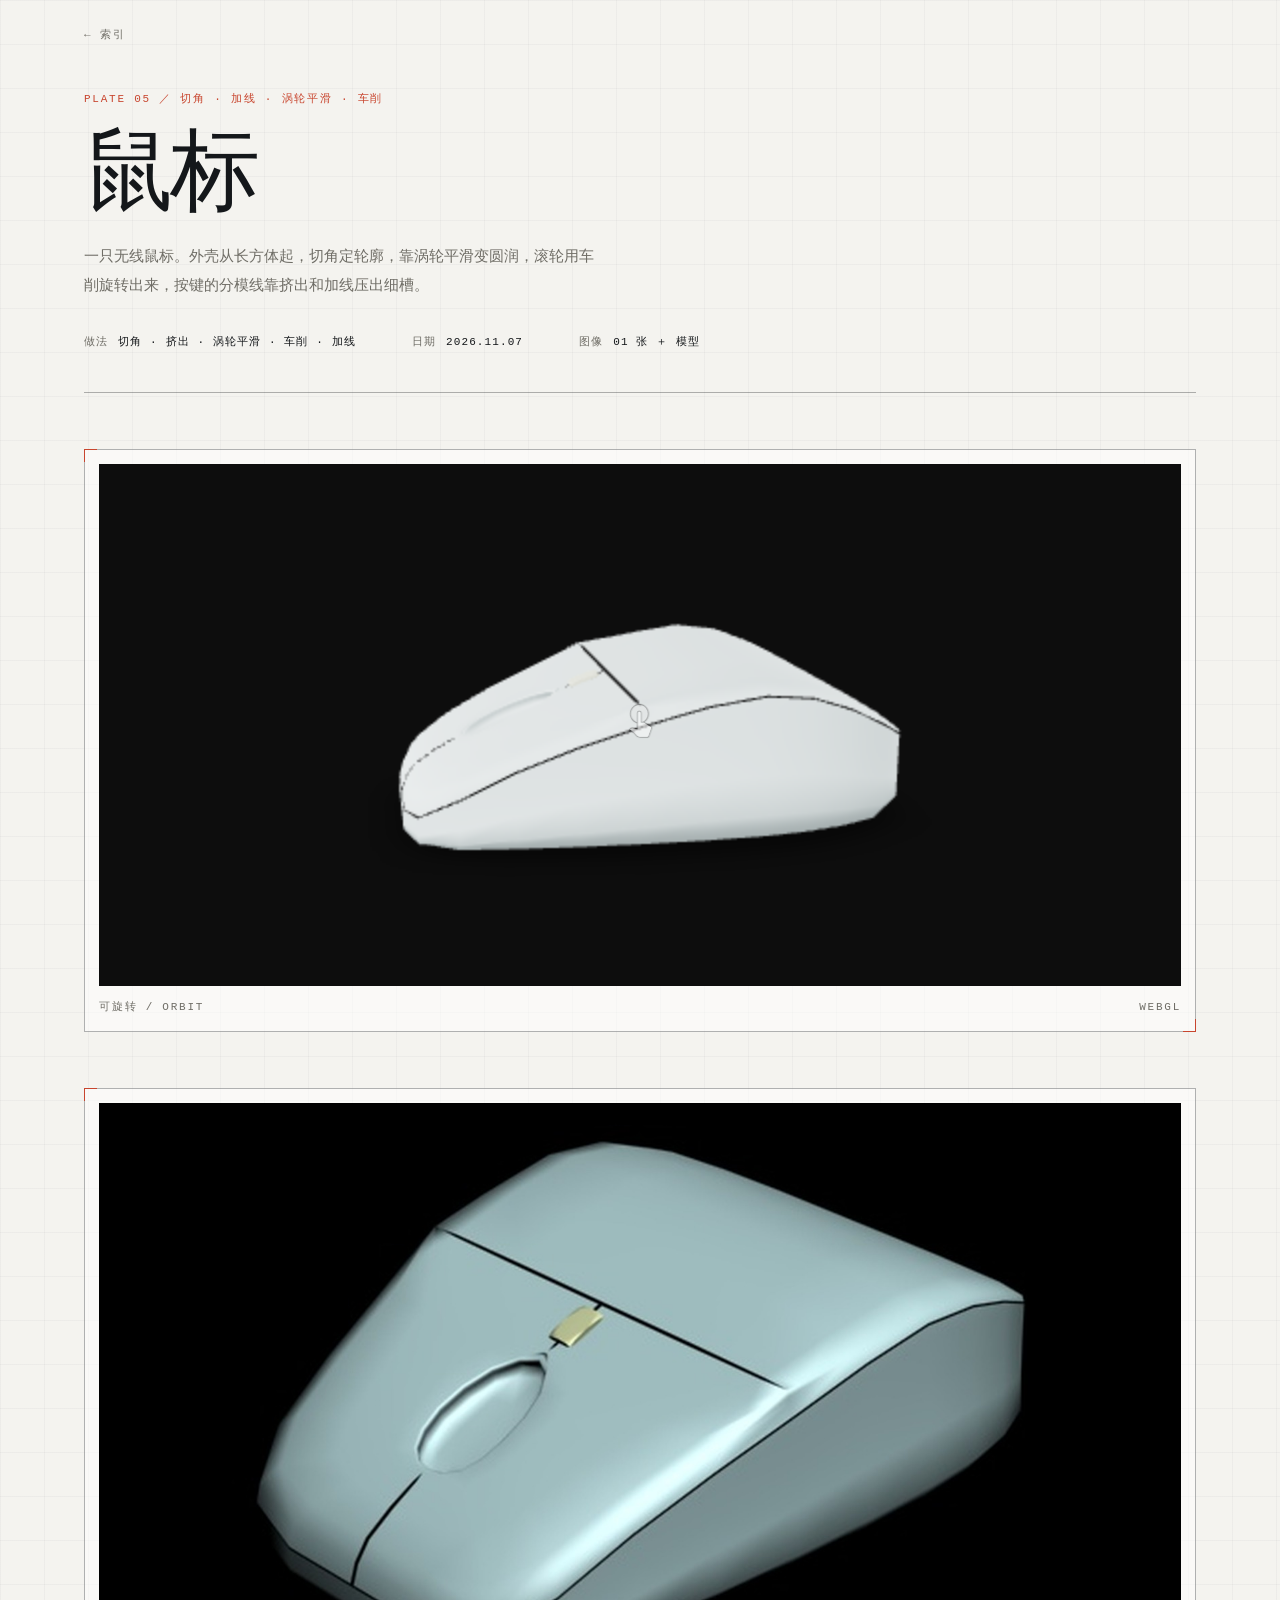
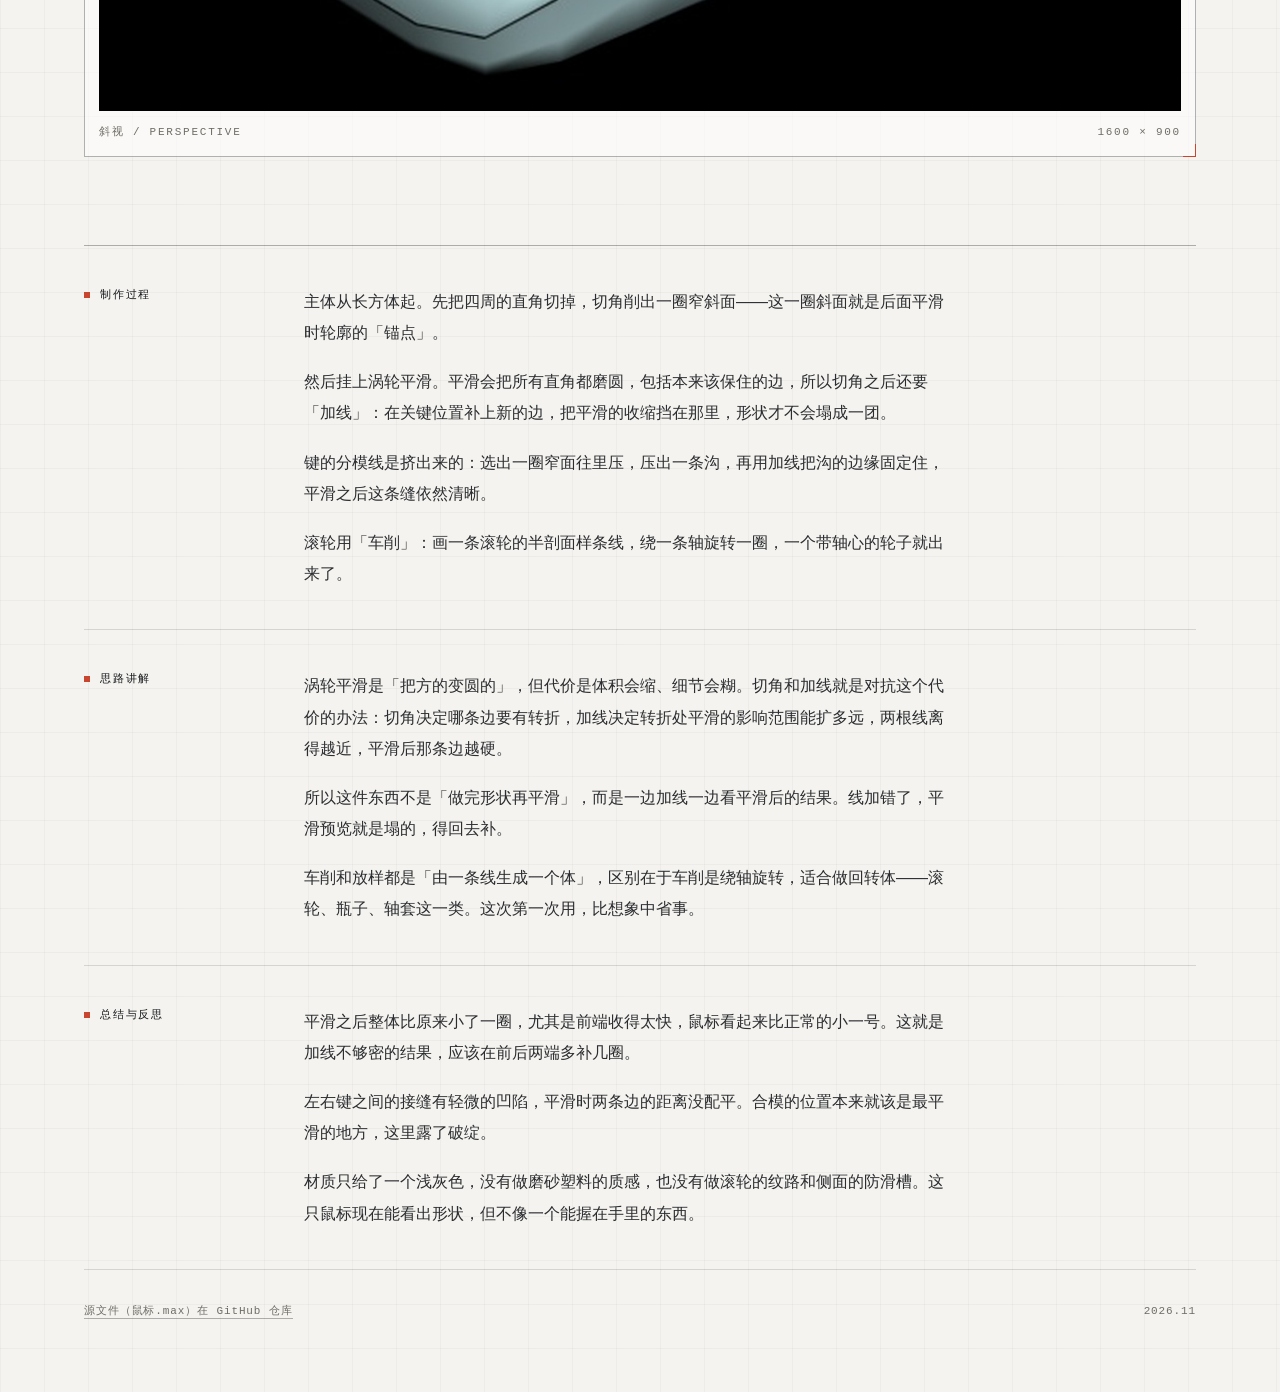
<file: works/05.html>
<!DOCTYPE html>
<html lang="zh-CN">
<head>
<meta charset="utf-8">
<meta name="viewport" content="width=device-width, initial-scale=1">
<title>05 鼠标 · 三维建模作业</title>
<link rel="stylesheet" href="../assets/css/style.css">
<script type="module" src="../assets/vendor/model-viewer.min.js"></script>
</head>
<body>

<div class="shell">

  <a class="back" href="../index.html">← 索引</a>

  <header class="work-head">
    <p class="eyebrow">PLATE 05 ／ 切角 · 加线 · 涡轮平滑 · 车削</p>
    <h1>鼠标</h1>
    <p class="work-lede">一只无线鼠标。外壳从长方体起，切角定轮廓，靠涡轮平滑变圆润，滚轮用车削旋转出来，按键的分模线靠挤出和加线压出细槽。</p>
    <dl class="work-spec">
      <div><dt>做法</dt><dd>切角 · 挤出 · 涡轮平滑 · 车削 · 加线</dd></div>
      <div><dt>日期</dt><dd>2026.11.07</dd></div>
      <div><dt>图像</dt><dd>01 张 ＋ 模型</dd></div>
    </dl>
  </header>

  <div class="work-figs">

    <figure class="plate">
      <div class="frame">
        <model-viewer src="../assets/models/work-05.glb"
                      alt="鼠标 3D 模型"
                      camera-controls
                      auto-rotate
                      auto-rotate-delay="1200"
                      shadow-intensity="0.9"
                      exposure="1"
                      environment-image="neutral"
                      field-of-view="26deg"
                      camera-orbit="auto auto 98%">
        </model-viewer>
        <div class="viewer-fallback" id="viewer-fallback">3D 模型暂不可用</div>
      </div>
      <figcaption><span>可旋转 / Orbit</span><span>WEBGL</span></figcaption>
    </figure>

    <figure class="plate">
      <div class="frame">
        <img src="../assets/img/work-05/p.jpg" alt="鼠标 斜视图">
      </div>
      <figcaption><span>斜视 / Perspective</span><span>1600 × 900</span></figcaption>
    </figure>

  </div>

</div>

<main class="shell">
  <div class="notes">

    <section class="note">
      <h2>制作过程</h2>
      <div class="note-body">
        <p>主体从长方体起。先把四周的直角切掉，切角削出一圈窄斜面——这一圈斜面就是后面平滑时轮廓的「锚点」。</p>
        <p>然后挂上涡轮平滑。平滑会把所有直角都磨圆，包括本来该保住的边，所以切角之后还要「加线」：在关键位置补上新的边，把平滑的收缩挡在那里，形状才不会塌成一团。</p>
        <p>键的分模线是挤出来的：选出一圈窄面往里压，压出一条沟，再用加线把沟的边缘固定住，平滑之后这条缝依然清晰。</p>
        <p>滚轮用「车削」：画一条滚轮的半剖面样条线，绕一条轴旋转一圈，一个带轴心的轮子就出来了。</p>
      </div>
    </section>

    <section class="note">
      <h2>思路讲解</h2>
      <div class="note-body">
        <p>涡轮平滑是「把方的变圆的」，但代价是体积会缩、细节会糊。切角和加线就是对抗这个代价的办法：切角决定哪条边要有转折，加线决定转折处平滑的影响范围能扩多远，两根线离得越近，平滑后那条边越硬。</p>
        <p>所以这件东西不是「做完形状再平滑」，而是一边加线一边看平滑后的结果。线加错了，平滑预览就是塌的，得回去补。</p>
        <p>车削和放样都是「由一条线生成一个体」，区别在于车削是绕轴旋转，适合做回转体——滚轮、瓶子、轴套这一类。这次第一次用，比想象中省事。</p>
      </div>
    </section>

    <section class="note">
      <h2>总结与反思</h2>
      <div class="note-body">
        <p>平滑之后整体比原来小了一圈，尤其是前端收得太快，鼠标看起来比正常的小一号。这就是加线不够密的结果，应该在前后两端多补几圈。</p>
        <p>左右键之间的接缝有轻微的凹陷，平滑时两条边的距离没配平。合模的位置本来就该是最平滑的地方，这里露了破绽。</p>
        <p>材质只给了一个浅灰色，没有做磨砂塑料的质感，也没有做滚轮的纹路和侧面的防滑槽。这只鼠标现在能看出形状，但不像一个能握在手里的东西。</p>
      </div>
    </section>

  </div>

  <footer class="foot">
    <p><a href="https://github.com/hbbdd4zcs6-ux/3dmax-portfolio" target="_blank" rel="noopener">源文件（鼠标.max）在 GitHub 仓库</a></p>
    <p>2026.11</p>
  </footer>
</main>

<script>
(function () {
  var mv = document.querySelector('model-viewer');
  var fb = document.getElementById('viewer-fallback');
  if (!mv) return;
  function fail(msg) {
    mv.style.display = 'none';
    fb.textContent = msg;
    fb.style.display = 'flex';
  }
  mv.addEventListener('error', function () { fail('模型文件加载失败'); });
  setTimeout(function () {
    if (!window.customElements || !customElements.get('model-viewer')) fail('3D 组件未加载');
  }, 6000);
})();
</script>

</body>
</html>
</file>
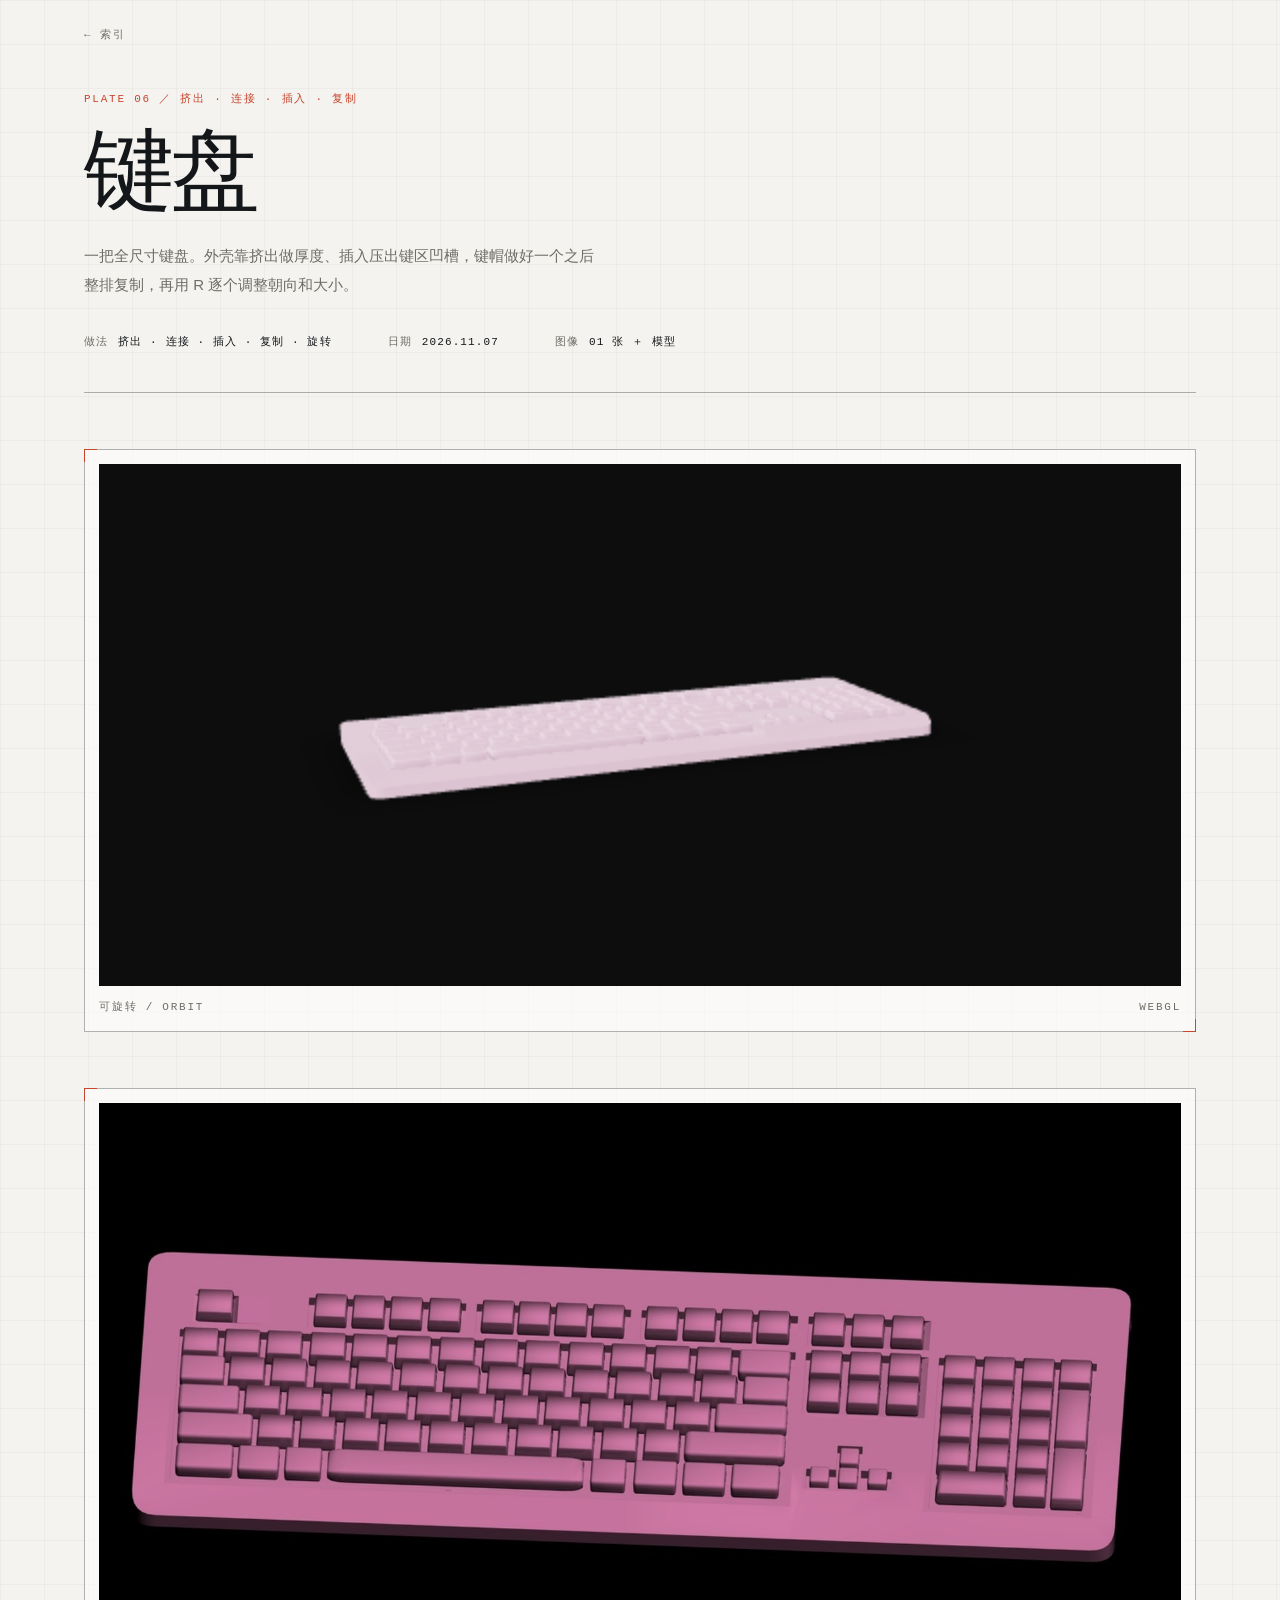
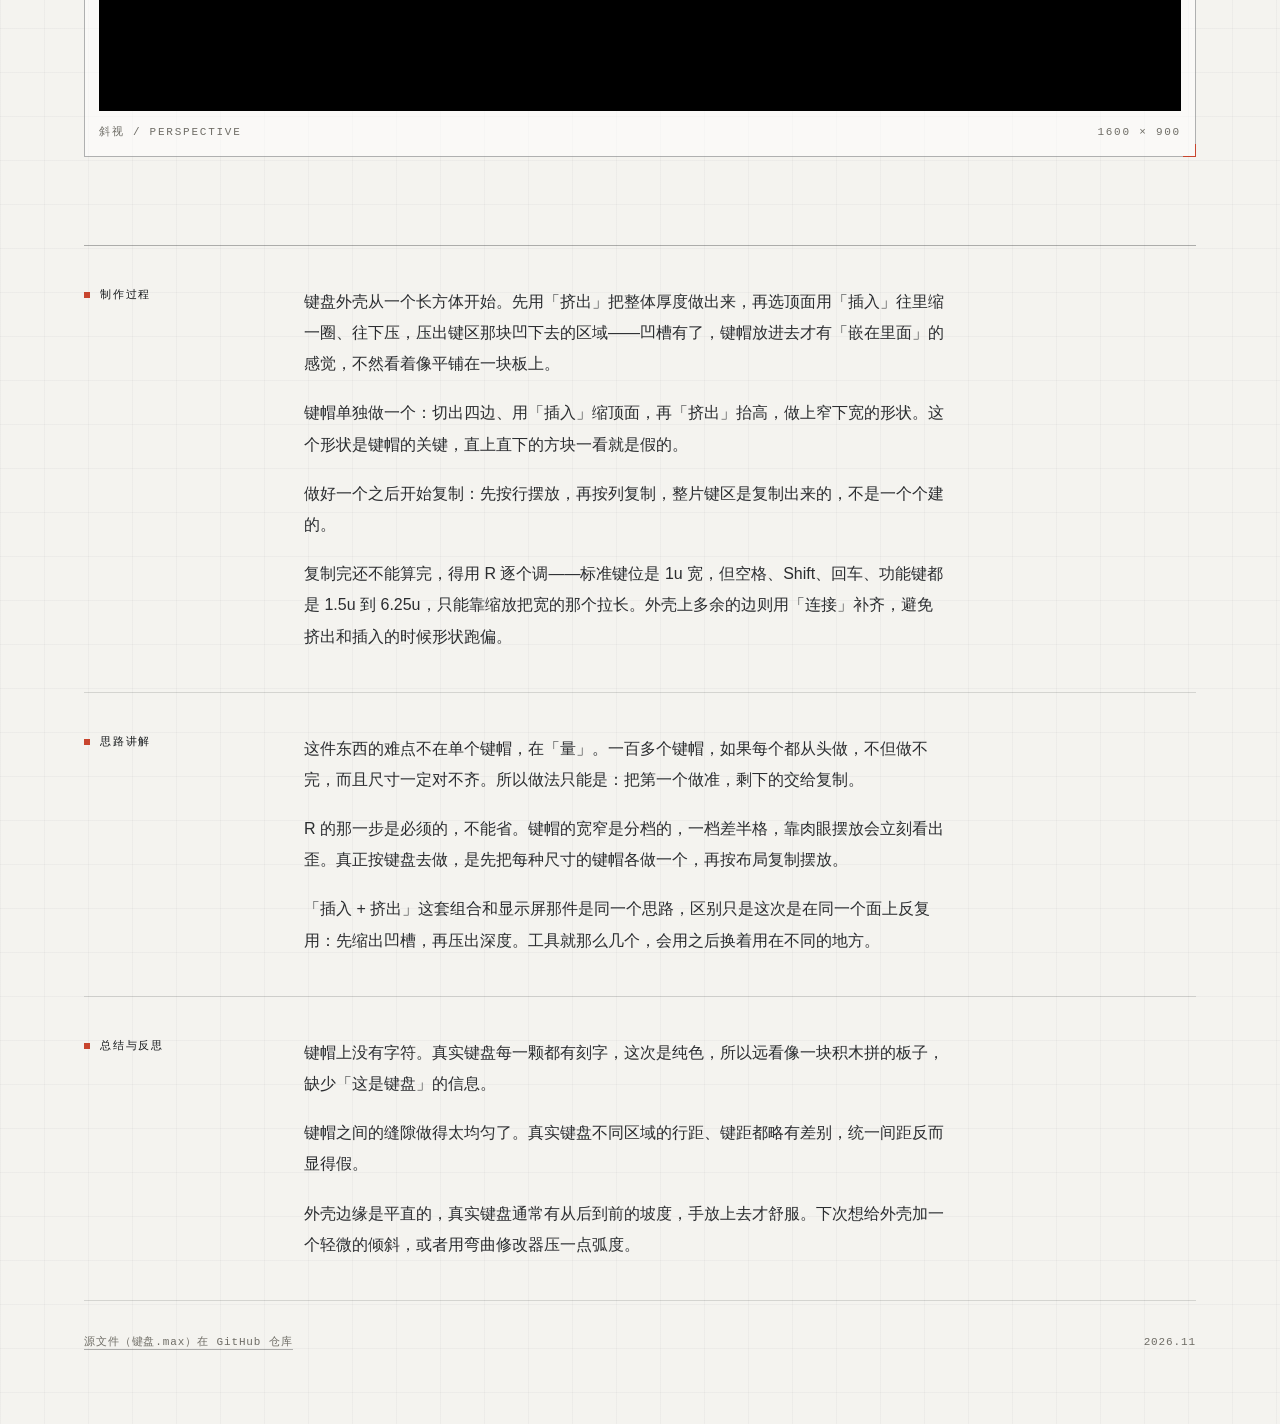
<file: works/06.html>
<!DOCTYPE html>
<html lang="zh-CN">
<head>
<meta charset="utf-8">
<meta name="viewport" content="width=device-width, initial-scale=1">
<title>06 键盘 · 三维建模作业</title>
<link rel="stylesheet" href="../assets/css/style.css">
<script type="module" src="../assets/vendor/model-viewer.min.js"></script>
</head>
<body>

<div class="shell">

  <a class="back" href="../index.html">← 索引</a>

  <header class="work-head">
    <p class="eyebrow">PLATE 06 ／ 挤出 · 连接 · 插入 · 复制</p>
    <h1>键盘</h1>
    <p class="work-lede">一把全尺寸键盘。外壳靠挤出做厚度、插入压出键区凹槽，键帽做好一个之后整排复制，再用 R 逐个调整朝向和大小。</p>
    <dl class="work-spec">
      <div><dt>做法</dt><dd>挤出 · 连接 · 插入 · 复制 · 旋转</dd></div>
      <div><dt>日期</dt><dd>2026.11.07</dd></div>
      <div><dt>图像</dt><dd>01 张 ＋ 模型</dd></div>
    </dl>
  </header>

  <div class="work-figs">

    <figure class="plate">
      <div class="frame">
        <model-viewer src="../assets/models/work-06.glb"
                      alt="键盘 3D 模型"
                      camera-controls
                      auto-rotate
                      auto-rotate-delay="1200"
                      shadow-intensity="0.9"
                      exposure="1"
                      environment-image="neutral"
                      field-of-view="26deg"
                      camera-orbit="auto auto 86%">
        </model-viewer>
        <div class="viewer-fallback" id="viewer-fallback">3D 模型暂不可用</div>
      </div>
      <figcaption><span>可旋转 / Orbit</span><span>WEBGL</span></figcaption>
    </figure>

    <figure class="plate">
      <div class="frame">
        <img src="../assets/img/work-06/p.jpg" alt="键盘 斜视图">
      </div>
      <figcaption><span>斜视 / Perspective</span><span>1600 × 900</span></figcaption>
    </figure>

  </div>

</div>

<main class="shell">
  <div class="notes">

    <section class="note">
      <h2>制作过程</h2>
      <div class="note-body">
        <p>键盘外壳从一个长方体开始。先用「挤出」把整体厚度做出来，再选顶面用「插入」往里缩一圈、往下压，压出键区那块凹下去的区域——凹槽有了，键帽放进去才有「嵌在里面」的感觉，不然看着像平铺在一块板上。</p>
        <p>键帽单独做一个：切出四边、用「插入」缩顶面，再「挤出」抬高，做上窄下宽的形状。这个形状是键帽的关键，直上直下的方块一看就是假的。</p>
        <p>做好一个之后开始复制：先按行摆放，再按列复制，整片键区是复制出来的，不是一个个建的。</p>
        <p>复制完还不能算完，得用 R 逐个调——标准键位是 1u 宽，但空格、Shift、回车、功能键都是 1.5u 到 6.25u，只能靠缩放把宽的那个拉长。外壳上多余的边则用「连接」补齐，避免挤出和插入的时候形状跑偏。</p>
      </div>
    </section>

    <section class="note">
      <h2>思路讲解</h2>
      <div class="note-body">
        <p>这件东西的难点不在单个键帽，在「量」。一百多个键帽，如果每个都从头做，不但做不完，而且尺寸一定对不齐。所以做法只能是：把第一个做准，剩下的交给复制。</p>
        <p>R 的那一步是必须的，不能省。键帽的宽窄是分档的，一档差半格，靠肉眼摆放会立刻看出歪。真正按键盘去做，是先把每种尺寸的键帽各做一个，再按布局复制摆放。</p>
        <p>「插入 + 挤出」这套组合和显示屏那件是同一个思路，区别只是这次是在同一个面上反复用：先缩出凹槽，再压出深度。工具就那么几个，会用之后换着用在不同的地方。</p>
      </div>
    </section>

    <section class="note">
      <h2>总结与反思</h2>
      <div class="note-body">
        <p>键帽上没有字符。真实键盘每一颗都有刻字，这次是纯色，所以远看像一块积木拼的板子，缺少「这是键盘」的信息。</p>
        <p>键帽之间的缝隙做得太均匀了。真实键盘不同区域的行距、键距都略有差别，统一间距反而显得假。</p>
        <p>外壳边缘是平直的，真实键盘通常有从后到前的坡度，手放上去才舒服。下次想给外壳加一个轻微的倾斜，或者用弯曲修改器压一点弧度。</p>
      </div>
    </section>

  </div>

  <footer class="foot">
    <p><a href="https://github.com/hbbdd4zcs6-ux/3dmax-portfolio" target="_blank" rel="noopener">源文件（键盘.max）在 GitHub 仓库</a></p>
    <p>2026.11</p>
  </footer>
</main>

<script>
(function () {
  var mv = document.querySelector('model-viewer');
  var fb = document.getElementById('viewer-fallback');
  if (!mv) return;
  function fail(msg) {
    mv.style.display = 'none';
    fb.textContent = msg;
    fb.style.display = 'flex';
  }
  mv.addEventListener('error', function () { fail('模型文件加载失败'); });
  setTimeout(function () {
    if (!window.customElements || !customElements.get('model-viewer')) fail('3D 组件未加载');
  }, 6000);
})();
</script>

</body>
</html>
</file>
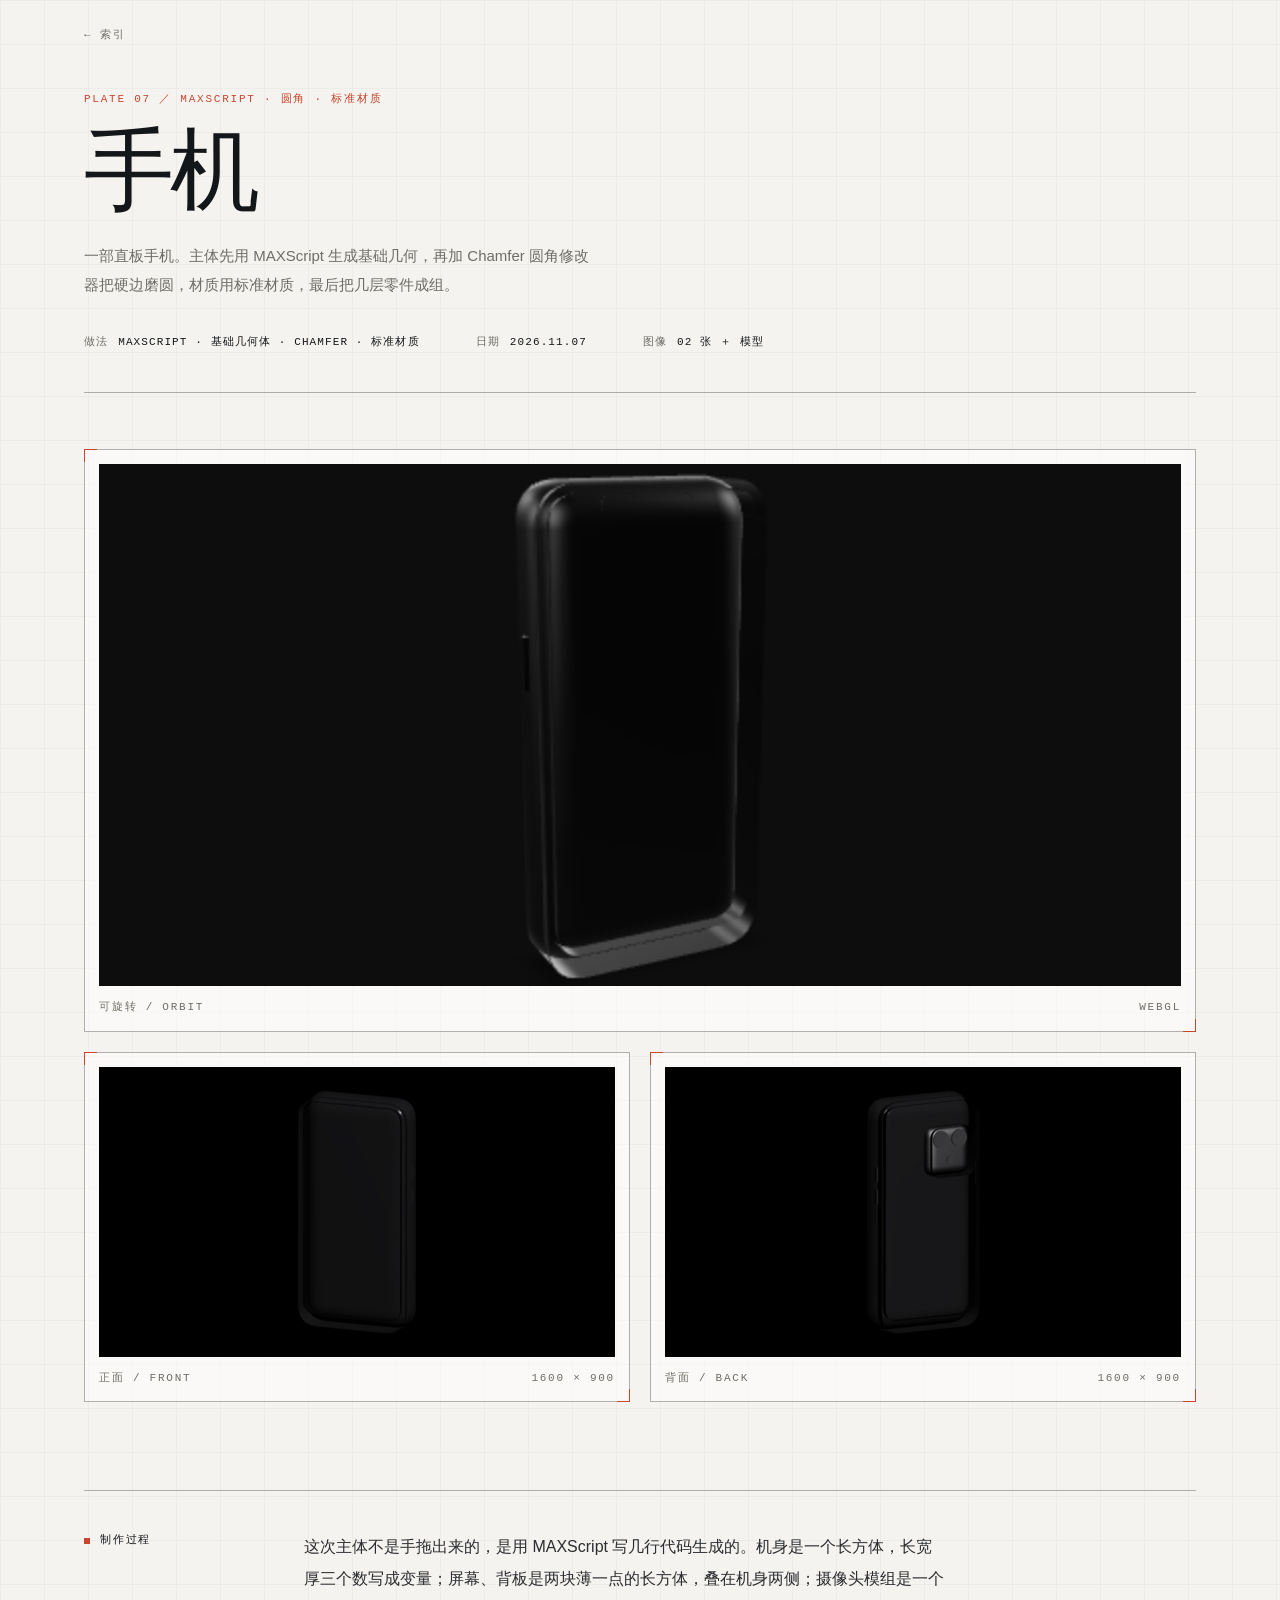
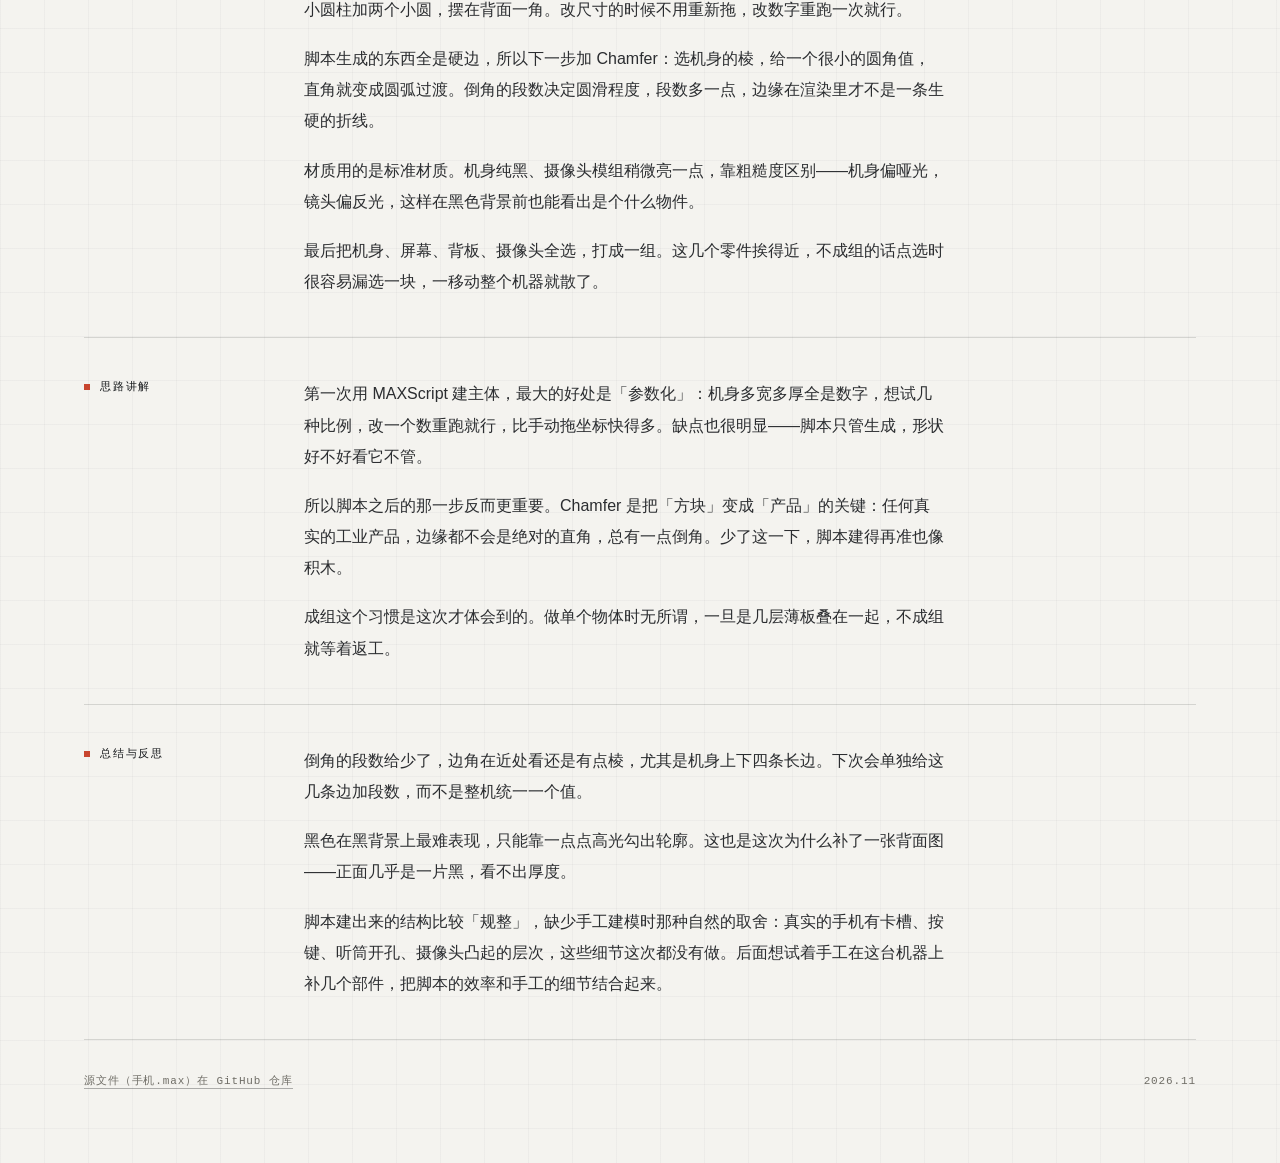
<file: works/07.html>
<!DOCTYPE html>
<html lang="zh-CN">
<head>
<meta charset="utf-8">
<meta name="viewport" content="width=device-width, initial-scale=1">
<title>07 手机 · 三维建模作业</title>
<link rel="stylesheet" href="../assets/css/style.css">
<script type="module" src="../assets/vendor/model-viewer.min.js"></script>
</head>
<body>

<div class="shell">

  <a class="back" href="../index.html">← 索引</a>

  <header class="work-head">
    <p class="eyebrow">PLATE 07 ／ MAXScript · 圆角 · 标准材质</p>
    <h1>手机</h1>
    <p class="work-lede">一部直板手机。主体先用 MAXScript 生成基础几何，再加 Chamfer 圆角修改器把硬边磨圆，材质用标准材质，最后把几层零件成组。</p>
    <dl class="work-spec">
      <div><dt>做法</dt><dd>MAXScript · 基础几何体 · Chamfer · 标准材质</dd></div>
      <div><dt>日期</dt><dd>2026.11.07</dd></div>
      <div><dt>图像</dt><dd>02 张 ＋ 模型</dd></div>
    </dl>
  </header>

  <div class="work-figs">

    <figure class="plate">
      <div class="frame">
        <model-viewer src="../assets/models/work-07.glb"
                      alt="手机 3D 模型"
                      camera-controls
                      auto-rotate
                      auto-rotate-delay="1200"
                      shadow-intensity="0.9"
                      exposure="1"
                      environment-image="neutral"
                      field-of-view="26deg"
                      camera-orbit="auto auto 98%">
        </model-viewer>
        <div class="viewer-fallback" id="viewer-fallback">3D 模型暂不可用</div>
      </div>
      <figcaption><span>可旋转 / Orbit</span><span>WEBGL</span></figcaption>
    </figure>

    <div class="figure-row">
      <figure class="plate">
        <div class="frame">
          <img src="../assets/img/work-07/p.jpg" alt="手机 正面">
        </div>
        <figcaption><span>正面 / Front</span><span>1600 × 900</span></figcaption>
      </figure>
      <figure class="plate">
        <div class="frame">
          <img src="../assets/img/work-07/p2.jpg" alt="手机 背面">
        </div>
        <figcaption><span>背面 / Back</span><span>1600 × 900</span></figcaption>
      </figure>
    </div>

  </div>

</div>

<main class="shell">
  <div class="notes">

    <section class="note">
      <h2>制作过程</h2>
      <div class="note-body">
        <p>这次主体不是手拖出来的，是用 MAXScript 写几行代码生成的。机身是一个长方体，长宽厚三个数写成变量；屏幕、背板是两块薄一点的长方体，叠在机身两侧；摄像头模组是一个小圆柱加两个小圆，摆在背面一角。改尺寸的时候不用重新拖，改数字重跑一次就行。</p>
        <p>脚本生成的东西全是硬边，所以下一步加 Chamfer：选机身的棱，给一个很小的圆角值，直角就变成圆弧过渡。倒角的段数决定圆滑程度，段数多一点，边缘在渲染里才不是一条生硬的折线。</p>
        <p>材质用的是标准材质。机身纯黑、摄像头模组稍微亮一点，靠粗糙度区别——机身偏哑光，镜头偏反光，这样在黑色背景前也能看出是个什么物件。</p>
        <p>最后把机身、屏幕、背板、摄像头全选，打成一组。这几个零件挨得近，不成组的话点选时很容易漏选一块，一移动整个机器就散了。</p>
      </div>
    </section>

    <section class="note">
      <h2>思路讲解</h2>
      <div class="note-body">
        <p>第一次用 MAXScript 建主体，最大的好处是「参数化」：机身多宽多厚全是数字，想试几种比例，改一个数重跑就行，比手动拖坐标快得多。缺点也很明显——脚本只管生成，形状好不好看它不管。</p>
        <p>所以脚本之后的那一步反而更重要。Chamfer 是把「方块」变成「产品」的关键：任何真实的工业产品，边缘都不会是绝对的直角，总有一点倒角。少了这一下，脚本建得再准也像积木。</p>
        <p>成组这个习惯是这次才体会到的。做单个物体时无所谓，一旦是几层薄板叠在一起，不成组就等着返工。</p>
      </div>
    </section>

    <section class="note">
      <h2>总结与反思</h2>
      <div class="note-body">
        <p>倒角的段数给少了，边角在近处看还是有点棱，尤其是机身上下四条长边。下次会单独给这几条边加段数，而不是整机统一一个值。</p>
        <p>黑色在黑背景上最难表现，只能靠一点点高光勾出轮廓。这也是这次为什么补了一张背面图——正面几乎是一片黑，看不出厚度。</p>
        <p>脚本建出来的结构比较「规整」，缺少手工建模时那种自然的取舍：真实的手机有卡槽、按键、听筒开孔、摄像头凸起的层次，这些细节这次都没有做。后面想试着手工在这台机器上补几个部件，把脚本的效率和手工的细节结合起来。</p>
      </div>
    </section>

  </div>

  <footer class="foot">
    <p><a href="https://github.com/hbbdd4zcs6-ux/3dmax-portfolio" target="_blank" rel="noopener">源文件（手机.max）在 GitHub 仓库</a></p>
    <p>2026.11</p>
  </footer>
</main>

<script>
(function () {
  var mv = document.querySelector('model-viewer');
  var fb = document.getElementById('viewer-fallback');
  if (!mv) return;
  function fail(msg) {
    mv.style.display = 'none';
    fb.textContent = msg;
    fb.style.display = 'flex';
  }
  mv.addEventListener('error', function () { fail('模型文件加载失败'); });
  setTimeout(function () {
    if (!window.customElements || !customElements.get('model-viewer')) fail('3D 组件未加载');
  }, 6000);
})();
</script>

</body>
</html>
</file>
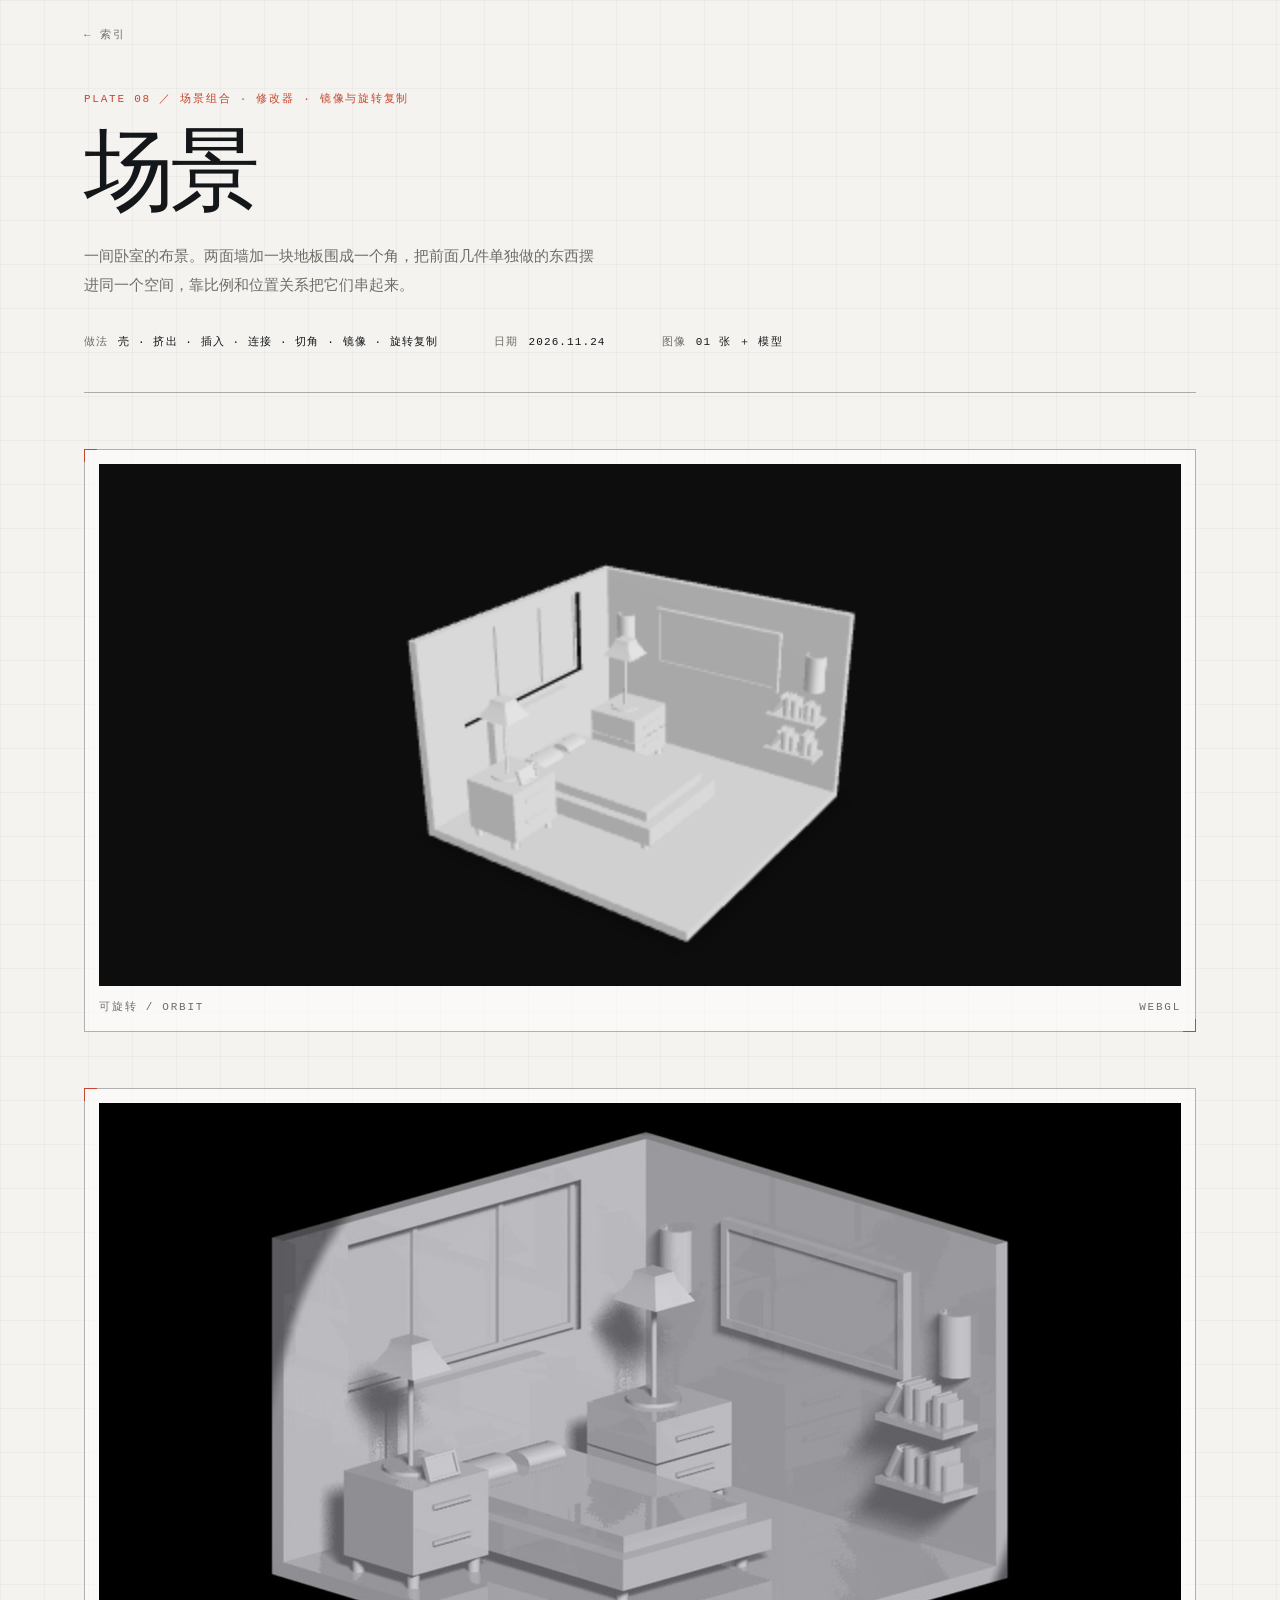
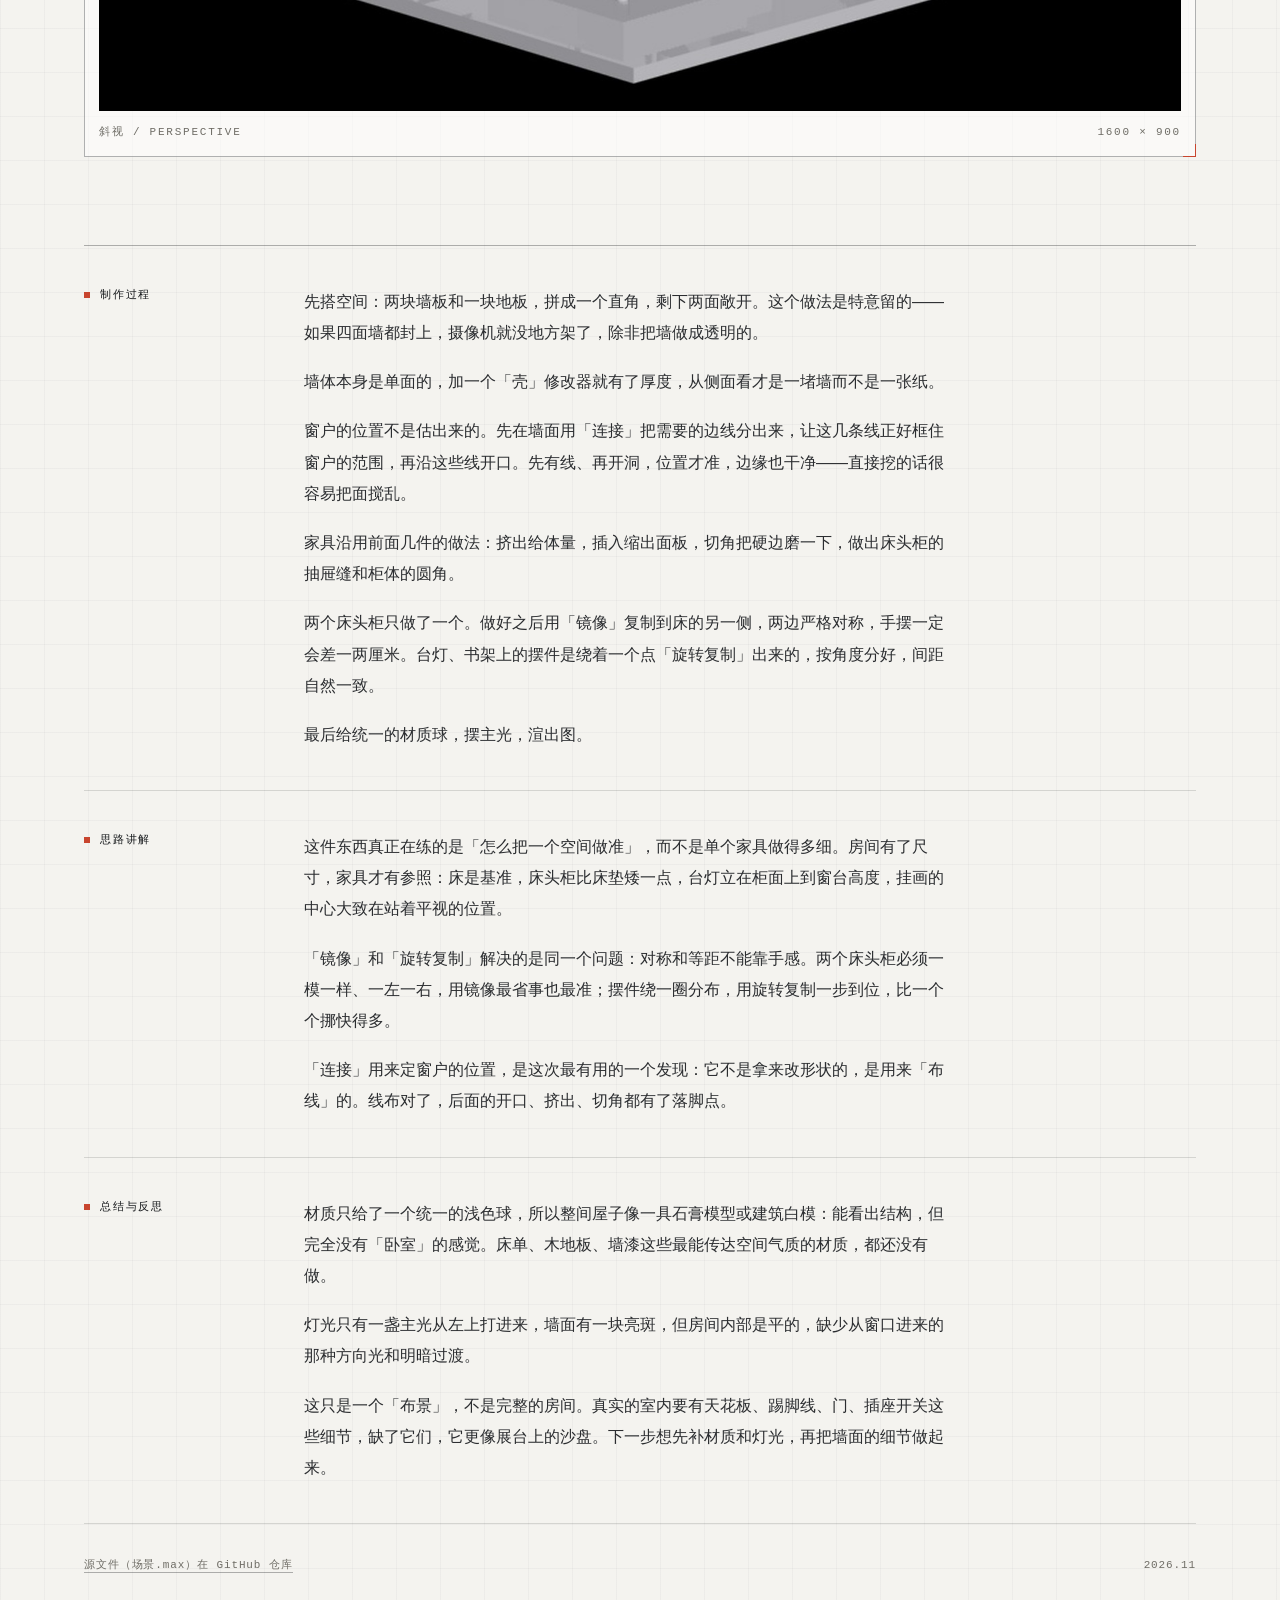
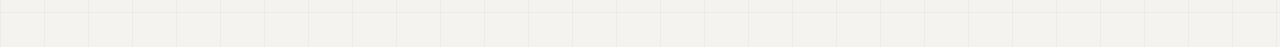
<file: works/08.html>
<!DOCTYPE html>
<html lang="zh-CN">
<head>
<meta charset="utf-8">
<meta name="viewport" content="width=device-width, initial-scale=1">
<title>08 场景 · 三维建模作业</title>
<link rel="stylesheet" href="../assets/css/style.css">
<script type="module" src="../assets/vendor/model-viewer.min.js"></script>
</head>
<body>

<div class="shell">

  <a class="back" href="../index.html">← 索引</a>

  <header class="work-head">
    <p class="eyebrow">PLATE 08 ／ 场景组合 · 修改器 · 镜像与旋转复制</p>
    <h1>场景</h1>
    <p class="work-lede">一间卧室的布景。两面墙加一块地板围成一个角，把前面几件单独做的东西摆进同一个空间，靠比例和位置关系把它们串起来。</p>
    <dl class="work-spec">
      <div><dt>做法</dt><dd>壳 · 挤出 · 插入 · 连接 · 切角 · 镜像 · 旋转复制</dd></div>
      <div><dt>日期</dt><dd>2026.11.24</dd></div>
      <div><dt>图像</dt><dd>01 张 ＋ 模型</dd></div>
    </dl>
  </header>

  <div class="work-figs">

    <figure class="plate">
      <div class="frame">
        <model-viewer src="../assets/models/work-08.glb"
                      alt="卧室场景 3D 模型"
                      camera-controls
                      auto-rotate
                      auto-rotate-delay="1200"
                      shadow-intensity="0.9"
                      exposure="0.9"
                      environment-image="legacy"
                      field-of-view="30deg"
                      camera-orbit="-35deg 65deg 115%">
        </model-viewer>
        <div class="viewer-fallback" id="viewer-fallback">3D 模型暂不可用</div>
      </div>
      <figcaption><span>可旋转 / Orbit</span><span>WEBGL</span></figcaption>
    </figure>

    <figure class="plate">
      <div class="frame">
        <img src="../assets/img/work-08/p.jpg" alt="卧室场景 渲染图">
      </div>
      <figcaption><span>斜视 / Perspective</span><span>1600 × 900</span></figcaption>
    </figure>

  </div>

</div>

<main class="shell">
  <div class="notes">

    <section class="note">
      <h2>制作过程</h2>
      <div class="note-body">
        <p>先搭空间：两块墙板和一块地板，拼成一个直角，剩下两面敞开。这个做法是特意留的——如果四面墙都封上，摄像机就没地方架了，除非把墙做成透明的。</p>
        <p>墙体本身是单面的，加一个「壳」修改器就有了厚度，从侧面看才是一堵墙而不是一张纸。</p>
        <p>窗户的位置不是估出来的。先在墙面用「连接」把需要的边线分出来，让这几条线正好框住窗户的范围，再沿这些线开口。先有线、再开洞，位置才准，边缘也干净——直接挖的话很容易把面搅乱。</p>
        <p>家具沿用前面几件的做法：挤出给体量，插入缩出面板，切角把硬边磨一下，做出床头柜的抽屉缝和柜体的圆角。</p>
        <p>两个床头柜只做了一个。做好之后用「镜像」复制到床的另一侧，两边严格对称，手摆一定会差一两厘米。台灯、书架上的摆件是绕着一个点「旋转复制」出来的，按角度分好，间距自然一致。</p>
        <p>最后给统一的材质球，摆主光，渲出图。</p>
      </div>
    </section>

    <section class="note">
      <h2>思路讲解</h2>
      <div class="note-body">
        <p>这件东西真正在练的是「怎么把一个空间做准」，而不是单个家具做得多细。房间有了尺寸，家具才有参照：床是基准，床头柜比床垫矮一点，台灯立在柜面上到窗台高度，挂画的中心大致在站着平视的位置。</p>
        <p>「镜像」和「旋转复制」解决的是同一个问题：对称和等距不能靠手感。两个床头柜必须一模一样、一左一右，用镜像最省事也最准；摆件绕一圈分布，用旋转复制一步到位，比一个个挪快得多。</p>
        <p>「连接」用来定窗户的位置，是这次最有用的一个发现：它不是拿来改形状的，是用来「布线」的。线布对了，后面的开口、挤出、切角都有了落脚点。</p>
      </div>
    </section>

    <section class="note">
      <h2>总结与反思</h2>
      <div class="note-body">
        <p>材质只给了一个统一的浅色球，所以整间屋子像一具石膏模型或建筑白模：能看出结构，但完全没有「卧室」的感觉。床单、木地板、墙漆这些最能传达空间气质的材质，都还没有做。</p>
        <p>灯光只有一盏主光从左上打进来，墙面有一块亮斑，但房间内部是平的，缺少从窗口进来的那种方向光和明暗过渡。</p>
        <p>这只是一个「布景」，不是完整的房间。真实的室内要有天花板、踢脚线、门、插座开关这些细节，缺了它们，它更像展台上的沙盘。下一步想先补材质和灯光，再把墙面的细节做起来。</p>
      </div>
    </section>

  </div>

  <footer class="foot">
    <p><a href="https://github.com/hbbdd4zcs6-ux/3dmax-portfolio" target="_blank" rel="noopener">源文件（场景.max）在 GitHub 仓库</a></p>
    <p>2026.11</p>
  </footer>
</main>

<script>
(function () {
  var mv = document.querySelector('model-viewer');
  var fb = document.getElementById('viewer-fallback');
  if (!mv) return;
  function fail(msg) {
    mv.style.display = 'none';
    fb.textContent = msg;
    fb.style.display = 'flex';
  }
  mv.addEventListener('error', function () { fail('模型文件加载失败'); });
  setTimeout(function () {
    if (!window.customElements || !customElements.get('model-viewer')) fail('3D 组件未加载');
  }, 6000);
})();
</script>

</body>
</html>
</file>
<file: assets/css/style.css>
/* ============================================================
   三维建模作业 · 制图档案
   纸白底 + 细网格 / 等宽注记 / 朱红标注线
   ============================================================ */

:root {
  --paper: #f4f3ef;
  --ink: #14171a;
  --muted: #6f6d66;
  --faint: #9b988f;
  --rule: rgba(20, 23, 26, 0.14);
  --rule-strong: rgba(20, 23, 26, 0.32);
  --red: #c8452e;
  --plate: #0d0d0d;

  --mono: "SF Mono", "JetBrains Mono", "IBM Plex Mono", Consolas,
          "Courier New", monospace;
  --sans: -apple-system, BlinkMacSystemFont, "PingFang SC", "Hiragino Sans GB",
          "Microsoft YaHei", "Segoe UI", sans-serif;
}

* { box-sizing: border-box; }

html {
  -webkit-text-size-adjust: 100%;
  scroll-behavior: smooth;
}

body {
  margin: 0;
  background-color: var(--paper);
  background-image:
    linear-gradient(to right, rgba(20, 23, 26, 0.032) 1px, transparent 1px),
    linear-gradient(to bottom, rgba(20, 23, 26, 0.032) 1px, transparent 1px);
  background-size: 44px 44px;
  color: var(--ink);
  font-family: var(--sans);
  font-size: 16px;
  line-height: 1.7;
  -webkit-font-smoothing: antialiased;
  text-rendering: optimizeLegibility;
}

a { color: inherit; text-decoration: none; }

a:focus-visible,
button:focus-visible {
  outline: 2px solid var(--red);
  outline-offset: 4px;
}

img { max-width: 100%; }

.shell {
  max-width: 1200px;
  margin: 0 auto;
  padding: 0 44px;
}

/* ---------- 通用小字 ---------- */

.mono,
.eyebrow,
.label,
figcaption,
dt {
  font-family: var(--mono);
  font-size: 11px;
  letter-spacing: 0.16em;
  text-transform: uppercase;
  color: var(--muted);
  font-weight: 400;
}

/* ---------- 页眉 ---------- */

.eyebrow {
  margin: 0 0 18px;
  color: var(--red);
}

.masthead {
  display: flex;
  justify-content: space-between;
  align-items: baseline;
  gap: 24px;
  padding: 22px 0;
  border-bottom: 1px solid var(--rule-strong);
  font-family: var(--mono);
  font-size: 11px;
  letter-spacing: 0.16em;
  text-transform: uppercase;
  color: var(--muted);
}

.masthead strong {
  font-weight: 500;
  color: var(--ink);
}

/* ---------- 首页题头 ---------- */

.hero {
  display: grid;
  grid-template-columns: minmax(0, 1fr) 260px;
  gap: 48px;
  align-items: end;
  padding: 96px 0 72px;
  border-bottom: 1px solid var(--rule-strong);
}

.hero h1 {
  position: relative;
  margin: 0;
  font-size: clamp(52px, 9vw, 116px);
  line-height: 0.94;
  letter-spacing: -0.04em;
  font-weight: 500;
}

.hero h1::after {
  content: "";
  position: absolute;
  left: -18px;
  top: 0.2em;
  width: 3px;
  height: 0.62em;
  background: var(--red);
}

.hero-spec {
  margin: 0;
  display: grid;
  gap: 14px;
}

.hero-spec div {
  display: flex;
  justify-content: space-between;
  gap: 12px;
  padding-bottom: 8px;
  border-bottom: 1px solid var(--rule);
}

.hero-spec dt,
.hero-spec dd {
  margin: 0;
  font-family: var(--mono);
  font-size: 11px;
  letter-spacing: 0.12em;
  text-transform: uppercase;
}

.hero-spec dd {
  color: var(--ink);
}

/* ---------- 索引表 ---------- */

.index-head {
  display: grid;
  grid-template-columns: 56px minmax(0, 1fr) 200px 112px 164px;
  gap: 28px;
  padding: 40px 0 14px;
  font-family: var(--mono);
  font-size: 11px;
  letter-spacing: 0.16em;
  text-transform: uppercase;
  color: var(--muted);
}

.idx-list { border-bottom: 1px solid var(--rule); }

.idx-row {
  position: relative;
  display: grid;
  grid-template-columns: 56px minmax(0, 1fr) 200px 112px 164px;
  align-items: center;
  gap: 28px;
  padding: 22px 0;
  border-top: 1px solid var(--rule);
  transition: color 0.2s ease;
}

.idx-row:last-of-type { border-bottom: 1px solid var(--rule); }

/* 朱红标注：hover 时从行首划出 */
.idx-row::before {
  content: "";
  position: absolute;
  left: -22px;
  top: 50%;
  width: 12px;
  height: 2px;
  background: var(--red);
  transform: scaleX(0);
  transform-origin: left center;
  transition: transform 0.28s cubic-bezier(0.2, 0.7, 0.2, 1);
}

a.idx-row:hover::before { transform: scaleX(1); }

.idx-num {
  font-family: var(--mono);
  font-size: 12px;
  letter-spacing: 0.1em;
  color: var(--faint);
  font-variant-numeric: tabular-nums;
}

.idx-name {
  font-size: clamp(22px, 2.6vw, 30px);
  letter-spacing: -0.01em;
  line-height: 1.2;
  transition: transform 0.28s cubic-bezier(0.2, 0.7, 0.2, 1);
}

a.idx-row:hover .idx-name { transform: translateX(6px); }

.idx-tool,
.idx-date {
  font-family: var(--mono);
  font-size: 11px;
  letter-spacing: 0.08em;
  color: var(--muted);
}

.idx-thumb {
  aspect-ratio: 16 / 9;
  background: var(--plate);
  border: 1px solid var(--rule-strong);
  overflow: hidden;
}

.idx-thumb img {
  width: 100%;
  height: 100%;
  object-fit: cover;
  display: block;
  filter: grayscale(0.15);
  transition: transform 0.6s cubic-bezier(0.2, 0.7, 0.2, 1), filter 0.4s ease;
}

a.idx-row:hover .idx-thumb img {
  transform: scale(1.04);
  filter: grayscale(0);
}

.idx-row.is-empty { cursor: default; }
.idx-row.is-empty .idx-name { color: var(--faint); }
.idx-row.is-empty .idx-thumb { background: transparent; border-style: dashed; }

/* ---------- 页脚 ---------- */

.foot {
  display: flex;
  flex-wrap: wrap;
  justify-content: space-between;
  gap: 12px 32px;
  padding: 32px 0 72px;
  font-family: var(--mono);
  font-size: 11px;
  letter-spacing: 0.08em;
  color: var(--muted);
}

.foot p { margin: 0; }

.foot a {
  border-bottom: 1px solid var(--rule-strong);
  padding-bottom: 1px;
  transition: color 0.2s ease, border-color 0.2s ease;
}

.foot a:hover { color: var(--red); border-color: var(--red); }

/* ---------- 作品页 ---------- */

.back {
  display: inline-flex;
  align-items: center;
  gap: 8px;
  margin-top: 26px;
  font-family: var(--mono);
  font-size: 11px;
  letter-spacing: 0.14em;
  text-transform: uppercase;
  color: var(--muted);
  transition: color 0.2s ease;
}

.back:hover { color: var(--red); }

.work-head {
  padding: 44px 0 40px;
  border-bottom: 1px solid var(--rule-strong);
}

.work-head h1 {
  margin: 0 0 26px;
  font-size: clamp(44px, 7vw, 92px);
  line-height: 0.98;
  letter-spacing: -0.04em;
  font-weight: 500;
}

.work-lede {
  max-width: 34em;
  margin: 0 0 34px;
  color: var(--muted);
  font-size: 15px;
  line-height: 1.95;
}

.work-spec {
  display: flex;
  flex-wrap: wrap;
  gap: 12px 56px;
  margin: 0;
}

.work-spec div { display: flex; gap: 10px; align-items: baseline; }

.work-spec dt,
.work-spec dd {
  margin: 0;
  font-family: var(--mono);
  font-size: 11px;
  letter-spacing: 0.1em;
  text-transform: uppercase;
}

.work-spec dd { color: var(--ink); }

/* 图纸框 */

.plate {
  position: relative;
  margin: 56px 0 0;
  padding: 14px;
  border: 1px solid var(--rule-strong);
  background: rgba(255, 255, 255, 0.5);
}

.plate::before,
.plate::after {
  content: "";
  position: absolute;
  width: 12px;
  height: 12px;
  border: 1px solid var(--red);
}

.plate::before { top: -1px; left: -1px; border-right: none; border-bottom: none; }
.plate::after { bottom: -1px; right: -1px; border-left: none; border-top: none; }

.plate .frame {
  background: var(--plate);
  overflow: hidden;
}

.plate img,
.plate model-viewer {
  display: block;
  width: 100%;
}

.plate model-viewer {
  height: clamp(340px, 58vh, 600px);
  --poster-color: #000;
  --progress-bar-color: rgba(255, 255, 255, 0.5);
}

.plate figcaption {
  display: flex;
  justify-content: space-between;
  gap: 16px;
  padding-top: 12px;
}

.viewer-fallback {
  display: none;
  align-items: center;
  justify-content: center;
  height: clamp(340px, 58vh, 600px);
  background: #060606;
  color: #666;
  font-family: var(--mono);
  font-size: 11px;
  letter-spacing: 0.14em;
}

.figure-row {
  display: grid;
  grid-template-columns: 1fr 1fr;
  gap: 20px;
  margin-top: 20px;
}

.figure-row .plate { margin-top: 0; }

.work-figs { padding-bottom: 88px; }

/* 正文：左侧标签 + 右侧段落，规格表式 */

.notes { border-top: 1px solid var(--rule-strong); }

.note {
  display: grid;
  grid-template-columns: 180px minmax(0, 1fr);
  gap: 40px;
  padding: 40px 0;
  border-bottom: 1px solid var(--rule);
}

.note h2 {
  position: relative;
  margin: 0;
  padding-left: 16px;
  font-family: var(--mono);
  font-size: 11px;
  letter-spacing: 0.16em;
  text-transform: uppercase;
  font-weight: 400;
  color: var(--ink);
}

.note h2::before {
  content: "";
  position: absolute;
  left: 0;
  top: 0.55em;
  width: 6px;
  height: 6px;
  background: var(--red);
}

.note p {
  max-width: 40em;
  margin: 0 0 18px;
  font-size: 16px;
  line-height: 1.95;
  color: #2b2d30;
}

.note-body { min-width: 0; }

.note p:last-child { margin-bottom: 0; }

/* ---------- 入场动效 ---------- */

@keyframes rise {
  from { opacity: 0; transform: translateY(14px); }
  to   { opacity: 1; transform: none; }
}

.hero h1,
.work-head h1 { animation: rise 0.7s cubic-bezier(0.2, 0.7, 0.2, 1) both; }

.hero-spec,
.work-lede { animation: rise 0.7s cubic-bezier(0.2, 0.7, 0.2, 1) 0.08s both; }

.plate { animation: rise 0.8s cubic-bezier(0.2, 0.7, 0.2, 1) 0.12s both; }

/* ---------- 响应式 ---------- */

@media (max-width: 960px) {
  .shell { padding: 0 28px; }

  .hero {
    grid-template-columns: 1fr;
    gap: 40px;
    padding: 64px 0 48px;
    align-items: start;
  }

  .hero h1::after { left: -12px; }

  .hero-spec { max-width: 340px; }

  .idx-row {
    grid-template-columns: 40px minmax(0, 1fr) 128px;
    gap: 18px;
  }

  .index-head {
    grid-template-columns: 40px minmax(0, 1fr) 128px;
    gap: 18px;
  }

  .index-head span:nth-child(3),
  .index-head span:nth-child(4) { display: none; }

  .idx-tool,
  .idx-date { display: none; }

  .idx-row::before { left: -14px; width: 8px; }

  .note {
    grid-template-columns: 1fr;
    gap: 18px;
    padding: 32px 0;
  }

  .work-head { padding: 34px 0 32px; }
  .work-lede { margin-bottom: 26px; }
  .plate { margin-top: 40px; }
  .figure-row { grid-template-columns: 1fr; }
  .work-figs { padding-bottom: 56px; }
}

@media (max-width: 600px) {
  .shell { padding: 0 20px; }

  .hero h1 { padding-left: 14px; }
  .hero h1::after { left: 0; }

  .masthead { font-size: 10px; letter-spacing: 0.12em; }

  .idx-row { grid-template-columns: 32px minmax(0, 1fr); }
  .idx-thumb { display: none; }

  .index-head { grid-template-columns: 32px minmax(0, 1fr); }
  .index-head span:nth-child(5) { display: none; }

  .plate { padding: 10px; }
  .plate figcaption { flex-direction: column; gap: 4px; }

  .work-spec { gap: 8px 28px; }
}

/* ---------- 动效偏好 ---------- */

@media (prefers-reduced-motion: reduce) {
  html { scroll-behavior: auto; }

  *,
  *::before,
  *::after {
    animation-duration: 0.001ms !important;
    animation-iteration-count: 1 !important;
    transition-duration: 0.001ms !important;
  }
}

/* ---------- 打印 ---------- */

@media print {
  body { background: #fff; }
  .back, .foot { display: none; }
  .plate { break-inside: avoid; }
}
</file>
